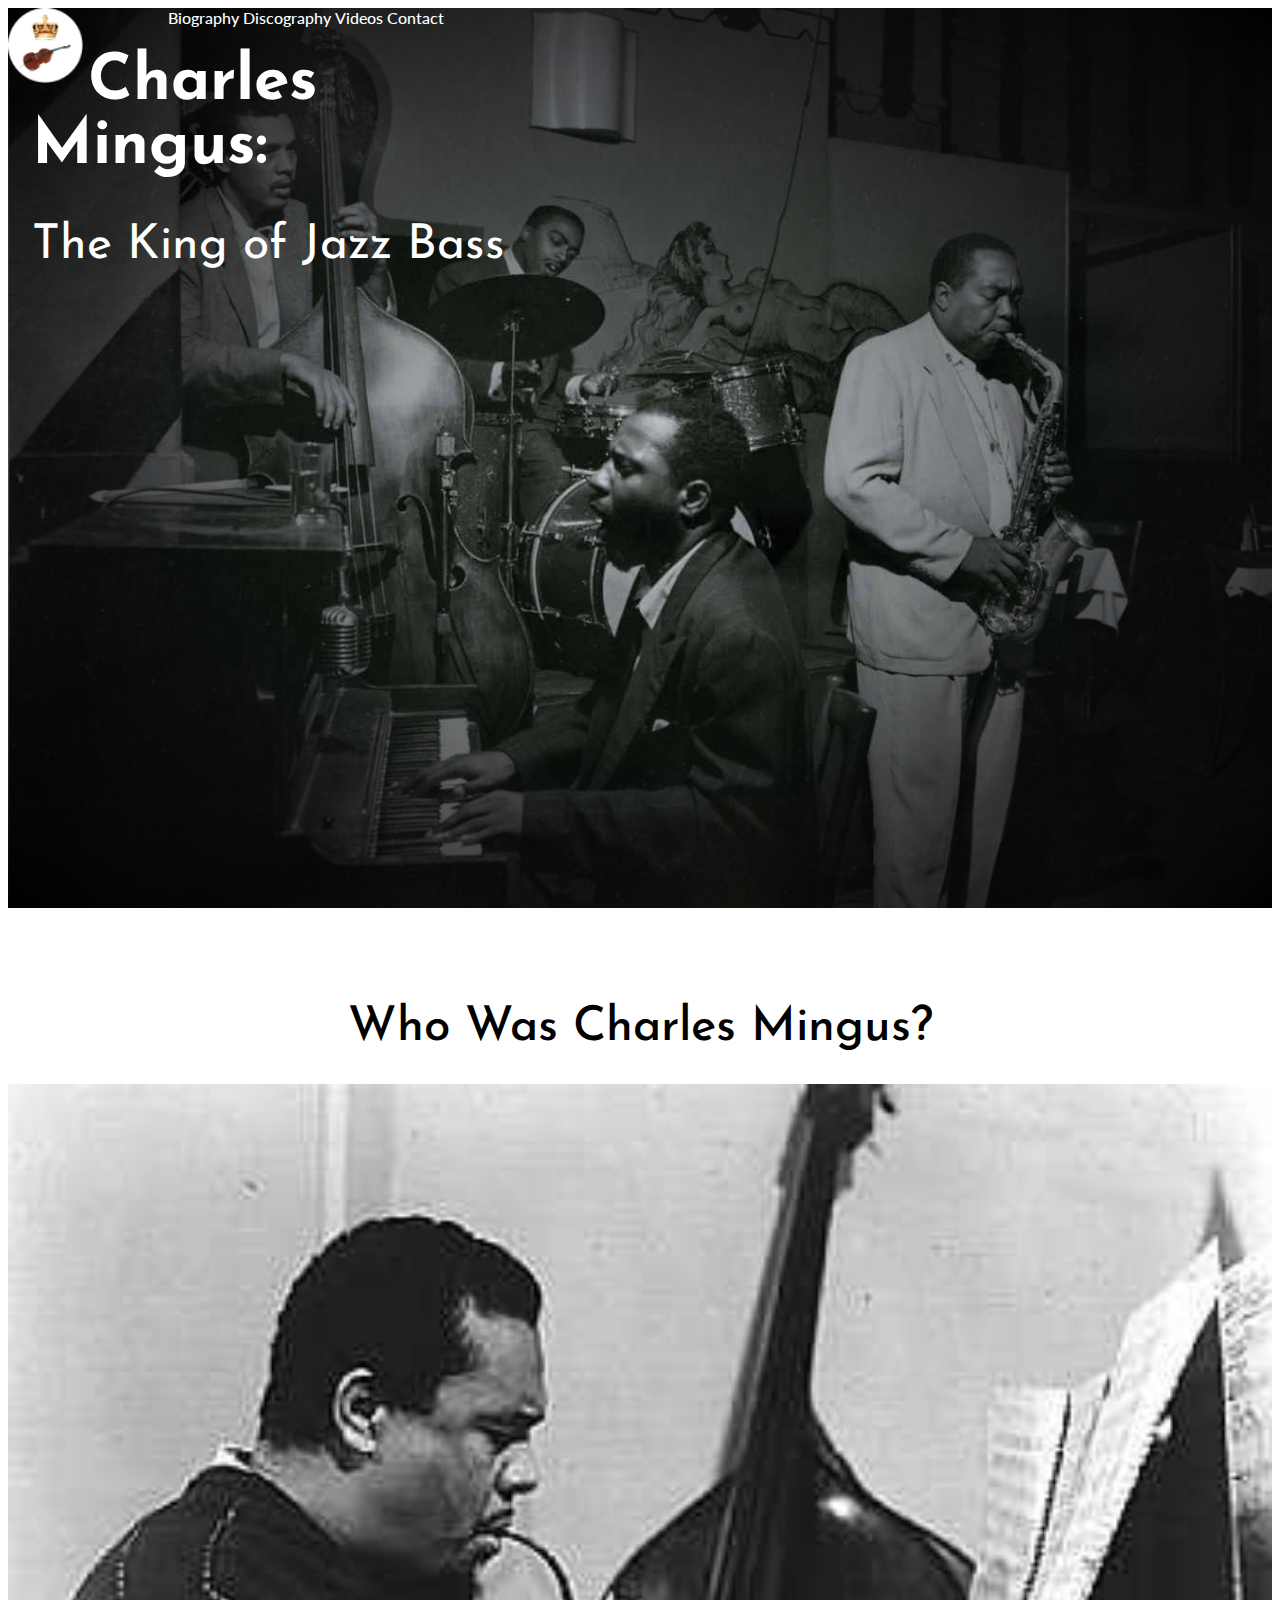
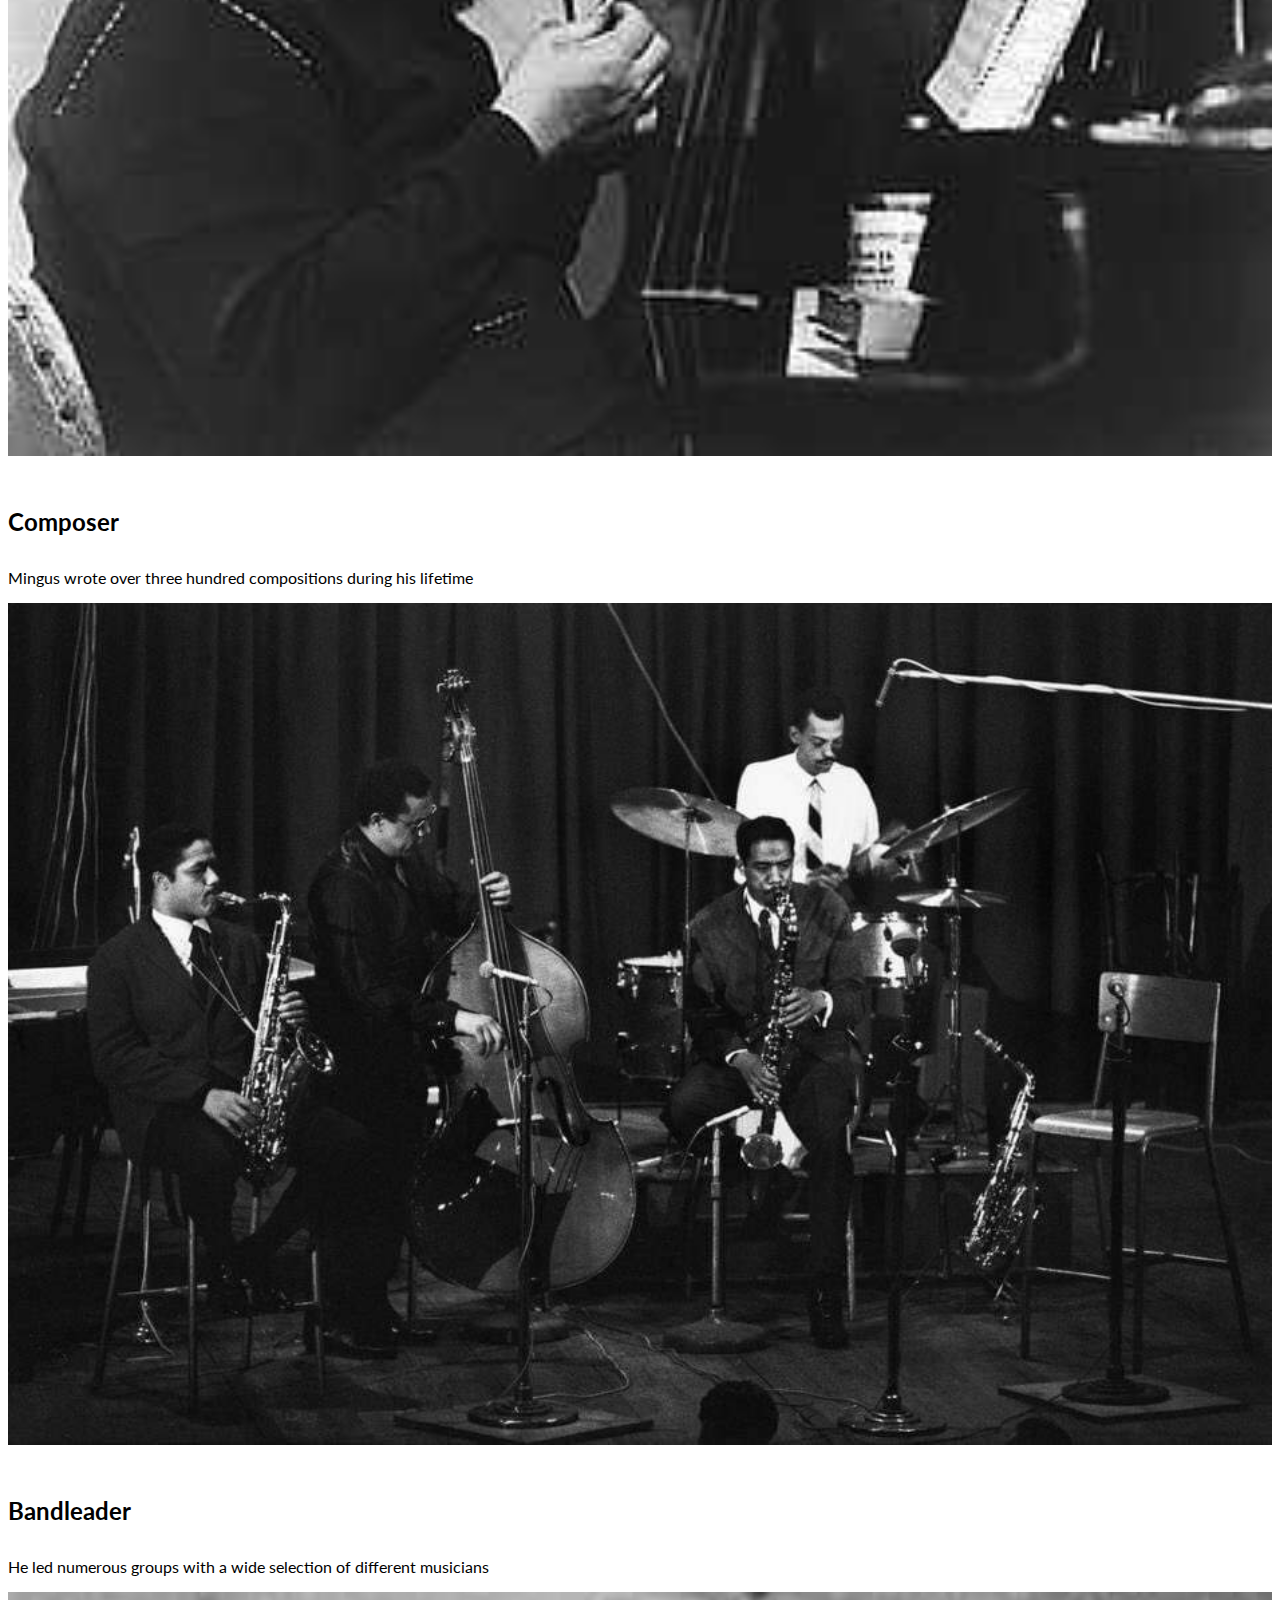
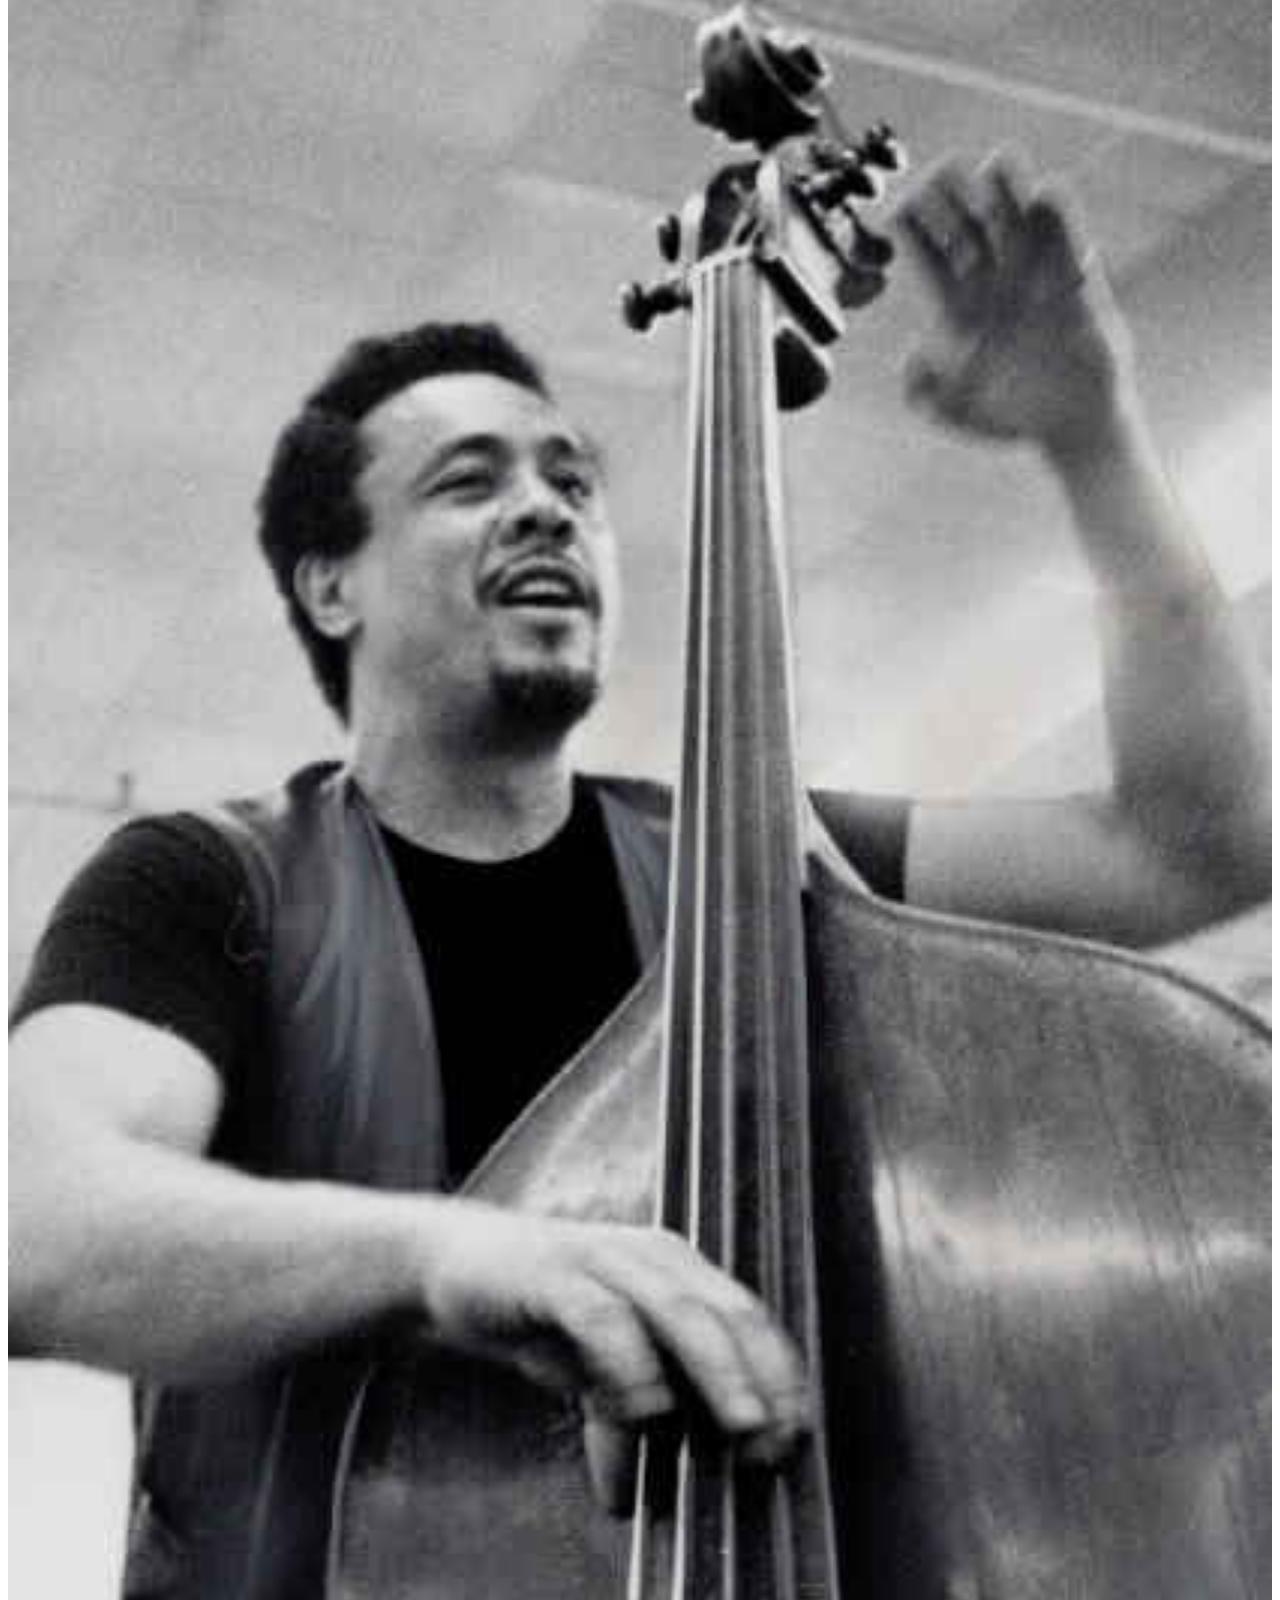
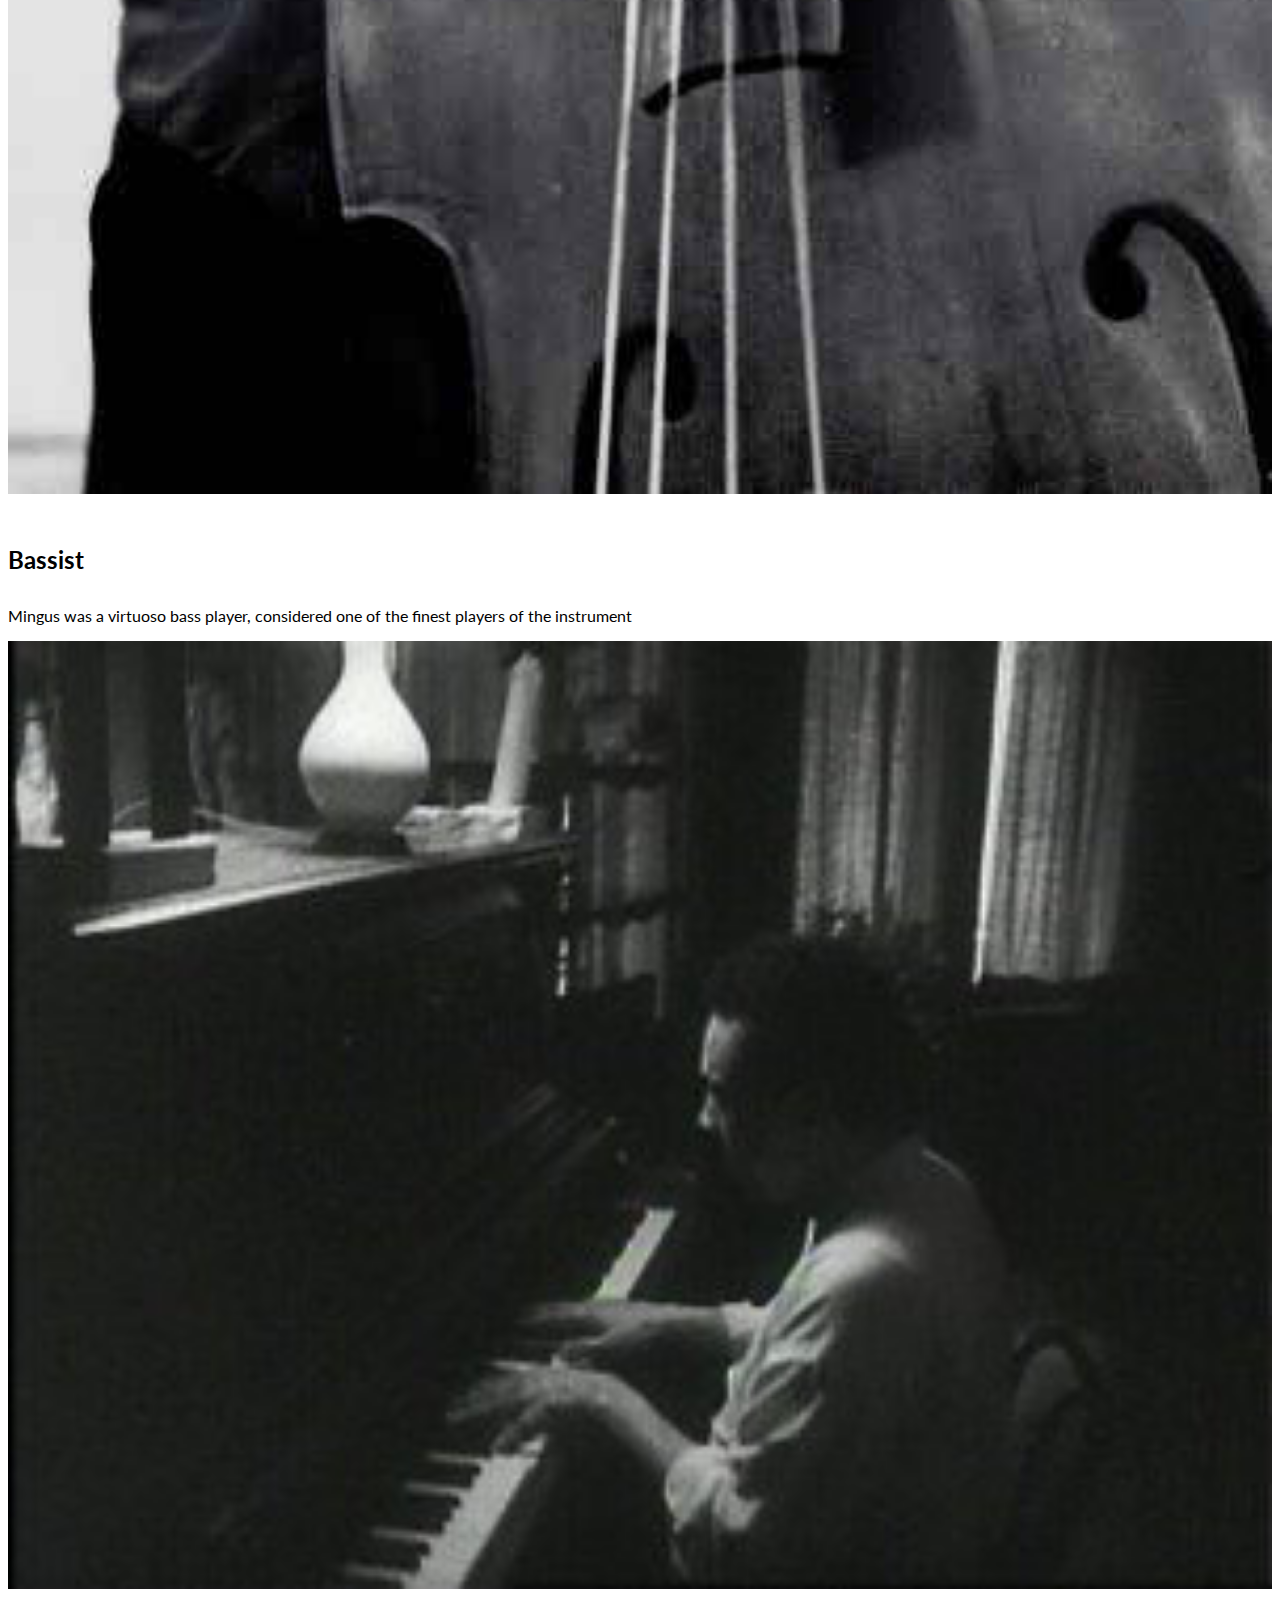
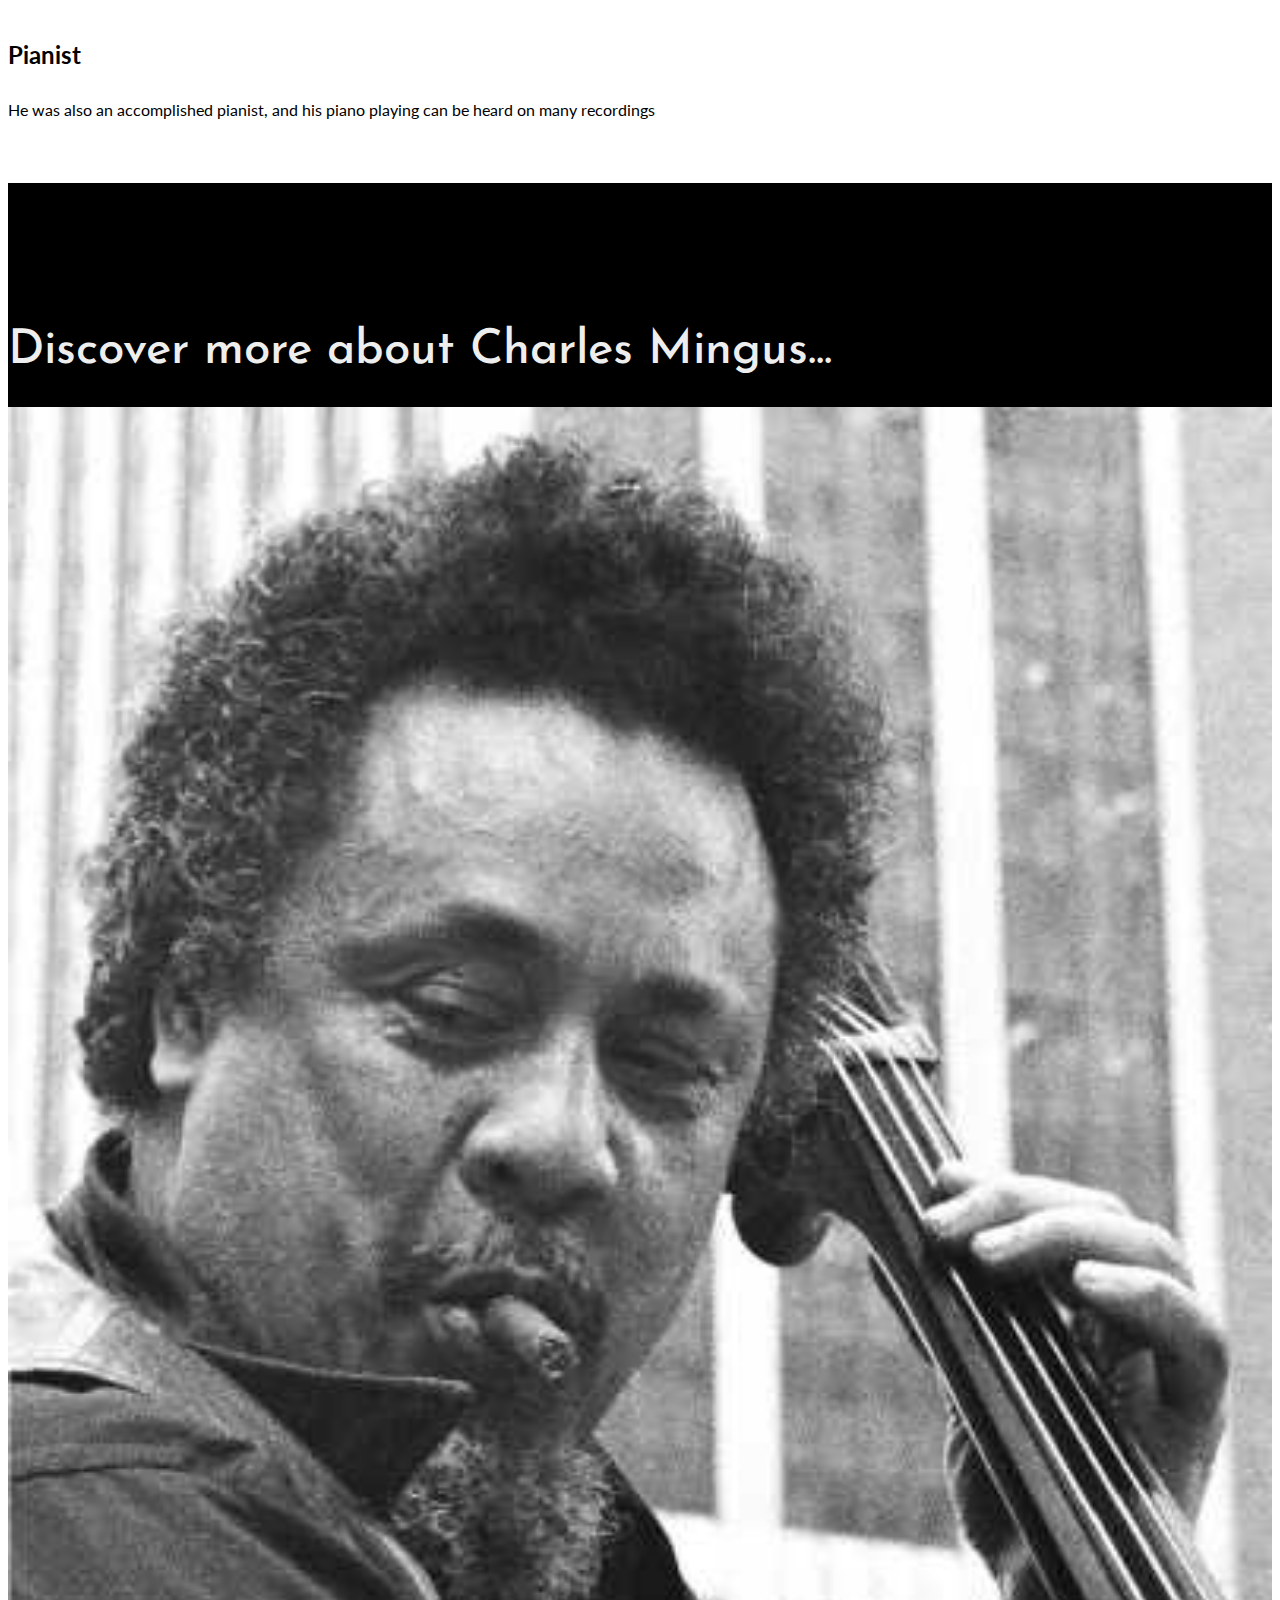
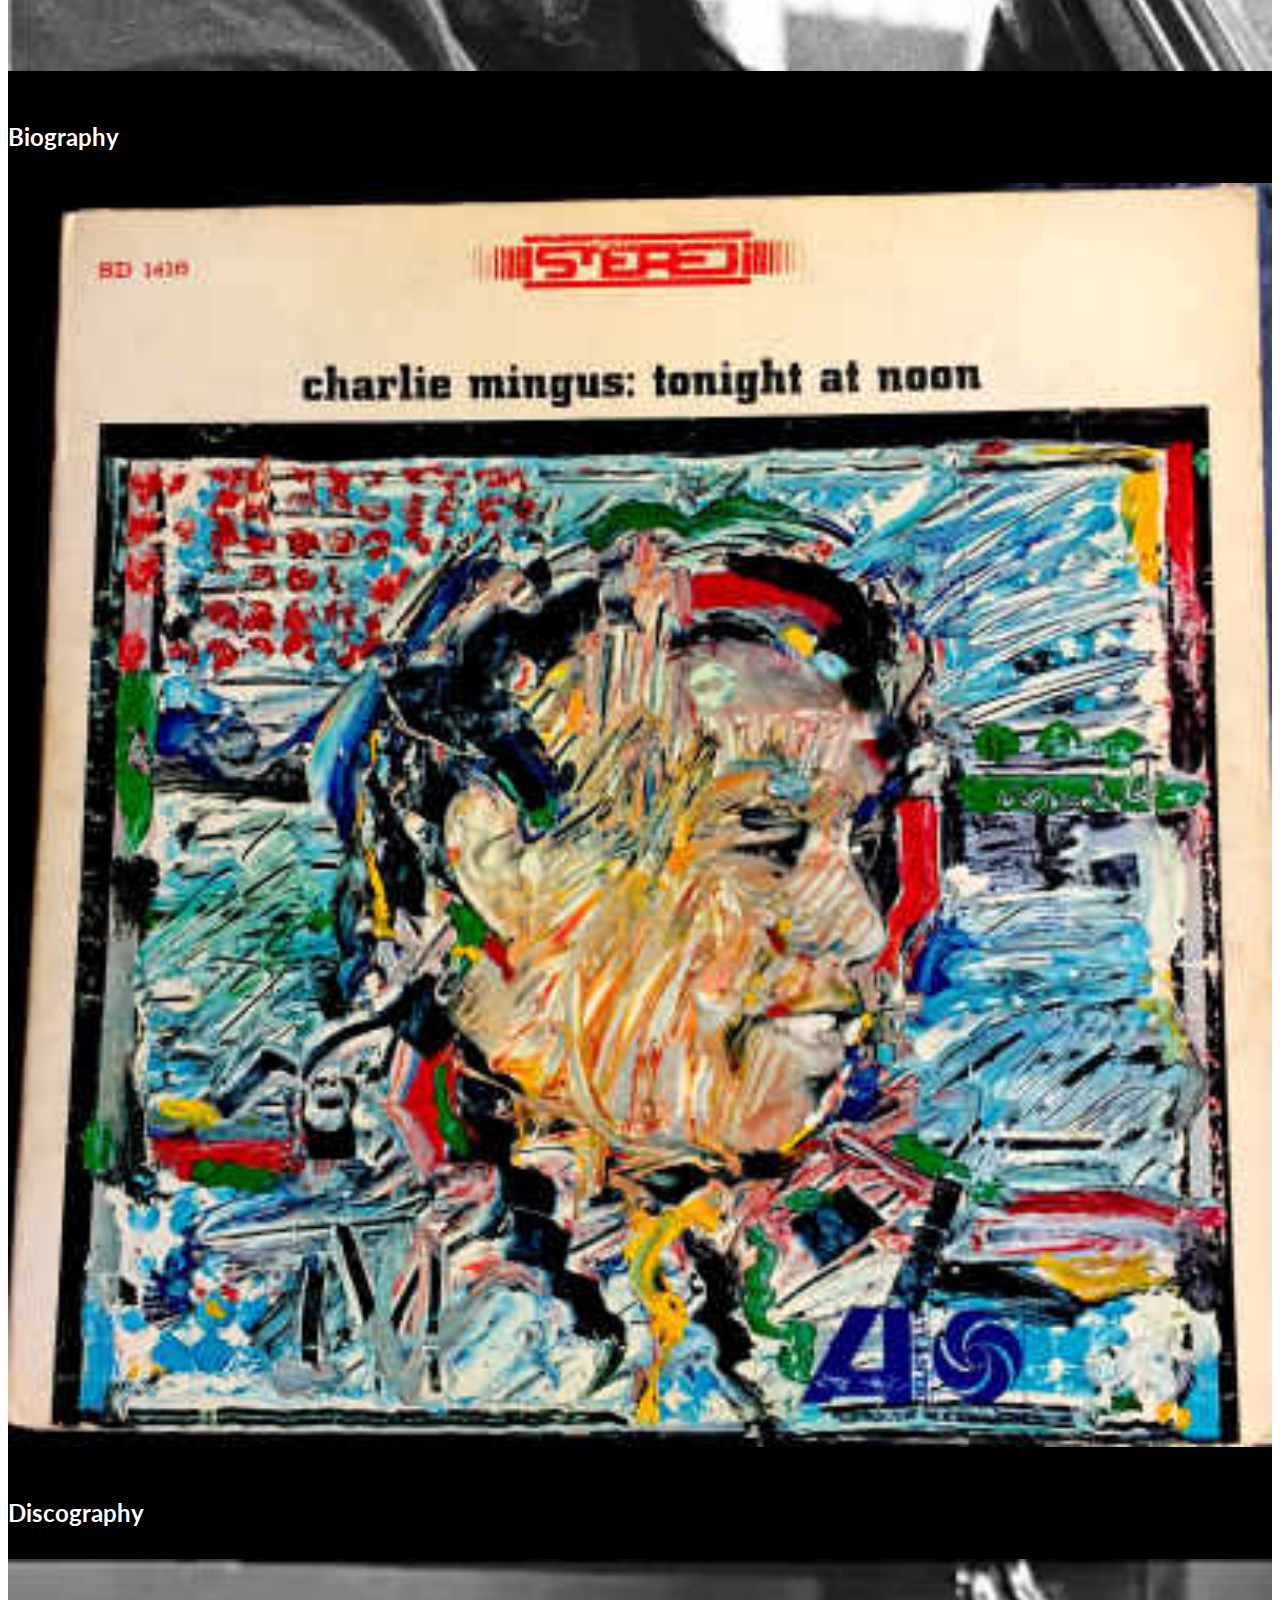
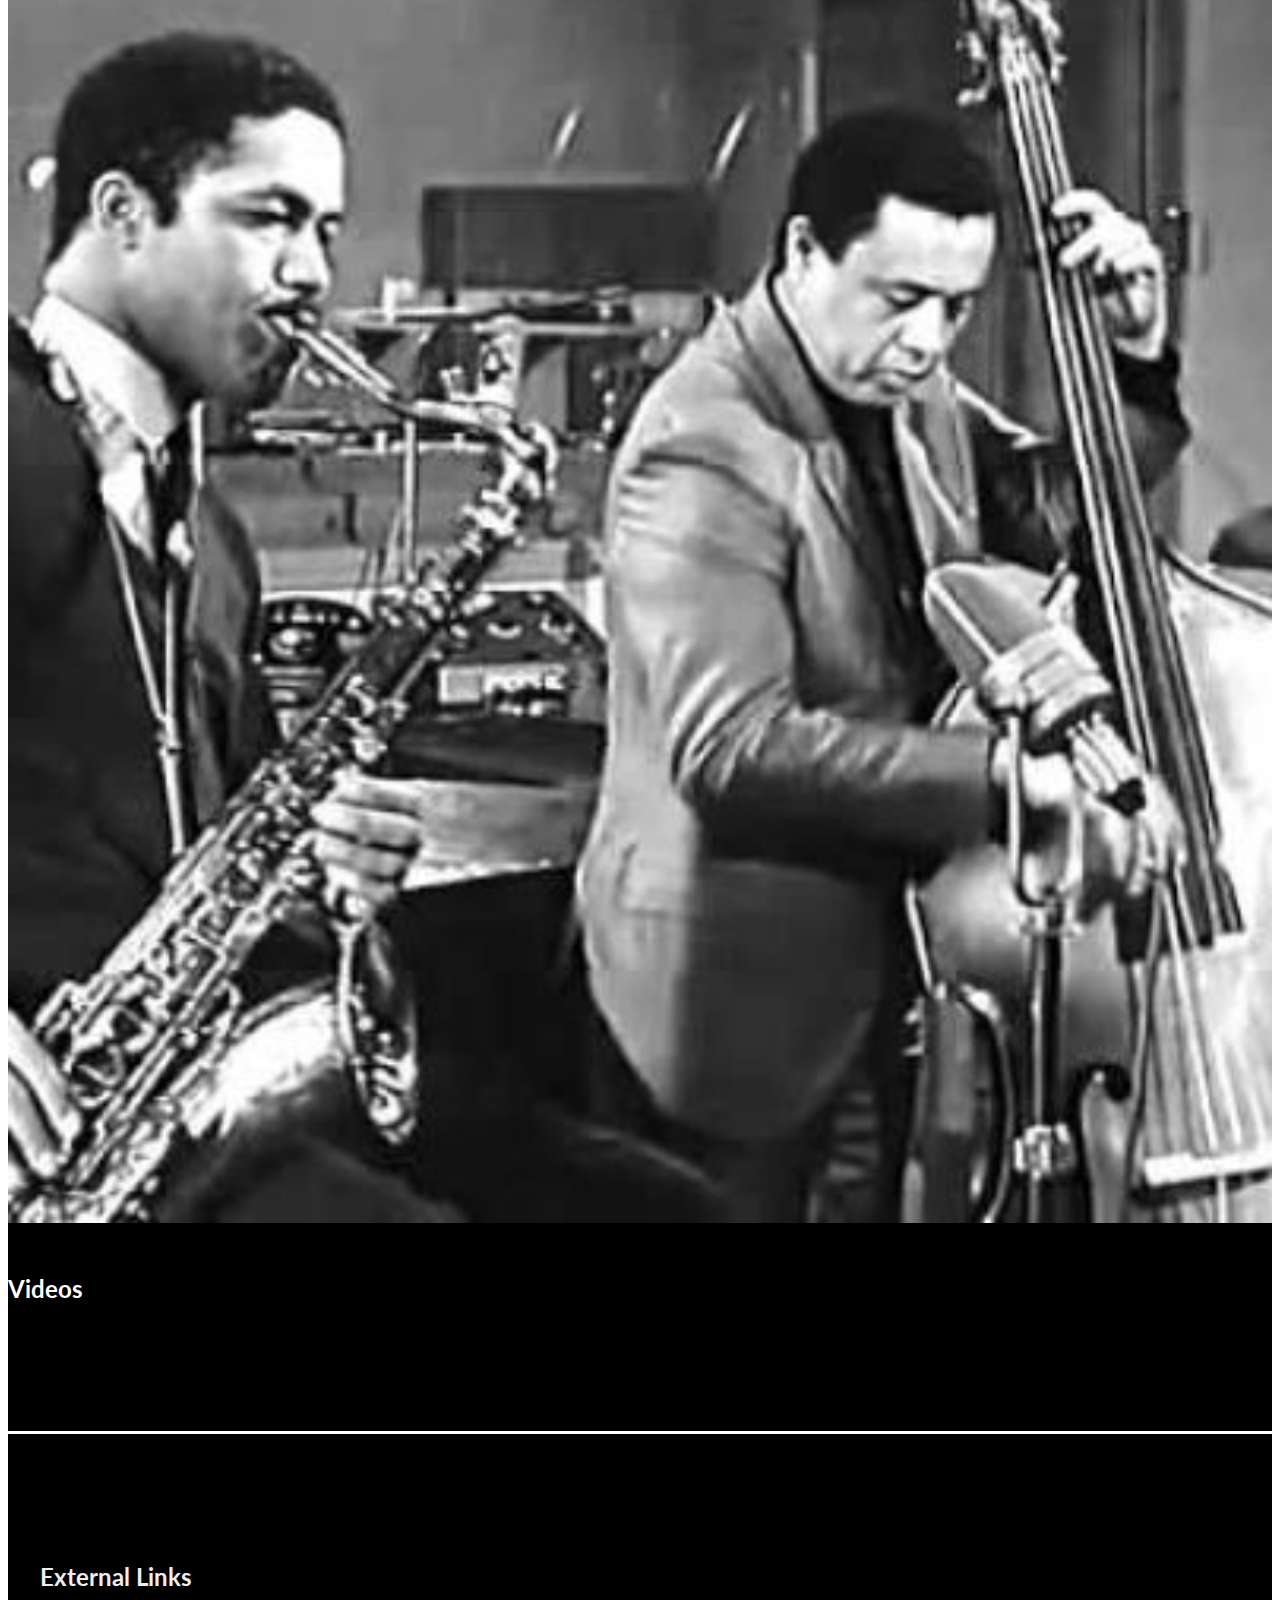
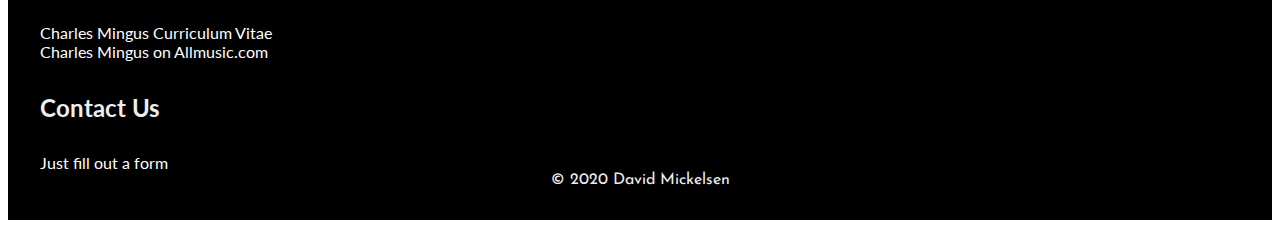
<file: index.html>
<!doctype html>
<html lang="en">

<head>
	<!-- Required meta tags -->
	<meta charset="utf-8">
	<meta name="viewport" content="width=device-width, initial-scale=1, shrink-to-fit=no">

	<!-- Bootstrap CSS -->
	<link rel="stylesheet" href="https://stackpath.bootstrapcdn.com/bootstrap/4.5.0/css/bootstrap.min.css" integrity="sha384-9aIt2nRpC12Uk9gS9baDl411NQApFmC26EwAOH8WgZl5MYYxFfc+NcPb1dKGj7Sk" crossorigin="anonymous">

	<!-- My CSS -->
	<link rel="stylesheet" href="kojb.css">

	<title>Charles Mingus: The King of Jazz Bass</title>
</head>

<body>
	<header class="text-center section-dark header-home">
		<div class="cover-container container-md d-flex w-100 h-100 p-3 mx-auto flex-column">
			<div class="masthead mb-auto">
				<div class="masthead-brand">
					<a class="nav-link" href="index.html"><img class="icon icon-transform" src="img/kojb.png" alt="The King of Jazz Bass"></a>
				</div>
				<nav class="nav nav-masthead justify-content-between">
					<a class="nav-link" href="biography.html">Biography</a>
					<a class="nav-link" href="discography.html">Discography</a>
					<a class="nav-link" href="videos.html">Videos</a>
					<a class="nav-link" href="contact.html">Contact</a>
				</nav>
				<nav class="navbar navbar-section-dark">
					<button class="navbar-toggler custom-toggler" type="button" data-toggle="collapse" data-target="#collapsibleNavbar">
						<span class="navbar-toggler-icon"></span>
					</button>
					<div class="collapse navbar-collapse" id="collapsibleNavbar">
						<ul class="navbar-nav">
							<li class="nav-item">
								<a class="nav-link" href="biography.html">Biography</a>
							</li>
							<li class="nav-item">
								<a class="nav-link" href="discography.html">Discography</a>
							</li>
							<li class="nav-item">
								<a class="nav-link" href="videos.html">Videos</a>
							</li>
							<li class="nav-item">
								<a class="nav-link" href="contact.html">Contact</a>
							</li>
						</ul>
					</div>
				</nav>
			</div>
			<div role="heading" class="mb-5 text-left inner cover">
				<h1 class="cover-heading">Charles Mingus:</h1>
				<h2 class="cover-heading">The King of Jazz Bass</h2>
			</div>
		</div>
	</header>

	<section class="container-md who">
		<div class="row who-row">
			<div class="col">
				<h3>Who Was Charles Mingus?</h3>
			</div>
		</div>
		<div class="row">
			<div class="col-sm-3 pb-5">
				<img class="content-image" src="img/composer2.jpg" alt="composer">
				<h4>Composer</h4>
				<p>Mingus wrote over three hundred compositions during his lifetime</p>
			</div>
			<div class="col-sm-3 pb-5">
				<img class="content-image" src="img/bandleader.jpg" alt="bandleader">
				<h4>Bandleader</h4>
				<p>He led numerous groups with a wide selection of different musicians</p>
			</div>
			<div class="col-sm-3 pb-5">
				<img class="content-image" src="img/bassist.jpg" alt="bassist">
				<h4>Bassist</h4>
				<p>Mingus was a virtuoso bass player, considered one of the finest players of the instrument</p>
			</div>
			<div class="col-sm-3 pb-5">
				<img class="content-image" src="img/pianist.jpg" alt="pianist">
				<h4>Pianist</h4>
				<p>He was also an accomplished pianist, and his piano playing can be heard on many recordings</p>
			</div>
		</div>
	</section>

	<section class="discover section-dark">
		<div class="container-md">
			<div class="row">
				<div class="col">
					<h3>Discover more about Charles Mingus...</h3>
				</div>
			</div>
			<div class="row">
				<div class="col-sm-4 pb-5">
					<div>
						<a href="biography.html">
							<img class="content-image" src="img/discover-biography.jpg">
							<h4>Biography</h4>
						</a>
					</div>
				</div>
				<div class="col-sm-4 pb-5">
					<div>
						<a href="discography.html">
							<img class="content-image" src="img/discover-discography.jpg">
							<h4>Discography</h4>
						</a>
					</div>
				</div>
				<div class="col-sm-4 pb-5">
					<div>
						<a href="videos.html">
							<img class="content-image" src="img/discover-videos.jpg">
							<h4>Videos</h4>
						</a>
					</div>
				</div>
			</div>
		</div>
	</section>

	<footer class="section-dark">
		<div class="container-md">
			<div class="row">
				<div class="col-sm-6 pb-5 d-flex justify-content-center">
					<div class="external-links">
						<h4>External Links</h4>
						<div>
							<a href="cvmingus/index.html" target="_blank">Charles Mingus Curriculum Vitae</a>
						</div>
						<div>
							<a href="https://www.allmusic.com/artist/charles-mingus-mn0000009680" target="_blank">Charles Mingus on Allmusic.com</a>
						</div>
					</div>
				</div>
				<div class="col-sm-6 pb-5 d-flex justify-content-center">
					<div class="footer-contact">
						<h4>Contact Us</h4>
						<div>
							<a href="contact.html">Just fill out a form</a>
						</div>
					</div>
				</div>
			</div>
			<div class="row legal">
				<div class="col">
					<div>&copy; 2020 David Mickelsen</div>
				</div>
			</div>
		</div>
	</footer>

	<!-- Optional JavaScript -->
	<!-- jQuery first, then Popper.js, then Bootstrap JS -->
	<script src="https://code.jquery.com/jquery-3.5.1.slim.min.js" integrity="sha384-DfXdz2htPH0lsSSs5nCTpuj/zy4C+OGpamoFVy38MVBnE+IbbVYUew+OrCXaRkfj" crossorigin="anonymous"></script>
	<script src="https://cdn.jsdelivr.net/npm/popper.js@1.16.0/dist/umd/popper.min.js" integrity="sha384-Q6E9RHvbIyZFJoft+2mJbHaEWldlvI9IOYy5n3zV9zzTtmI3UksdQRVvoxMfooAo" crossorigin="anonymous"></script>
	<script src="https://stackpath.bootstrapcdn.com/bootstrap/4.5.0/js/bootstrap.min.js" integrity="sha384-OgVRvuATP1z7JjHLkuOU7Xw704+h835Lr+6QL9UvYjZE3Ipu6Tp75j7Bh/kR0JKI" crossorigin="anonymous"></script>
</body></html>
</file>
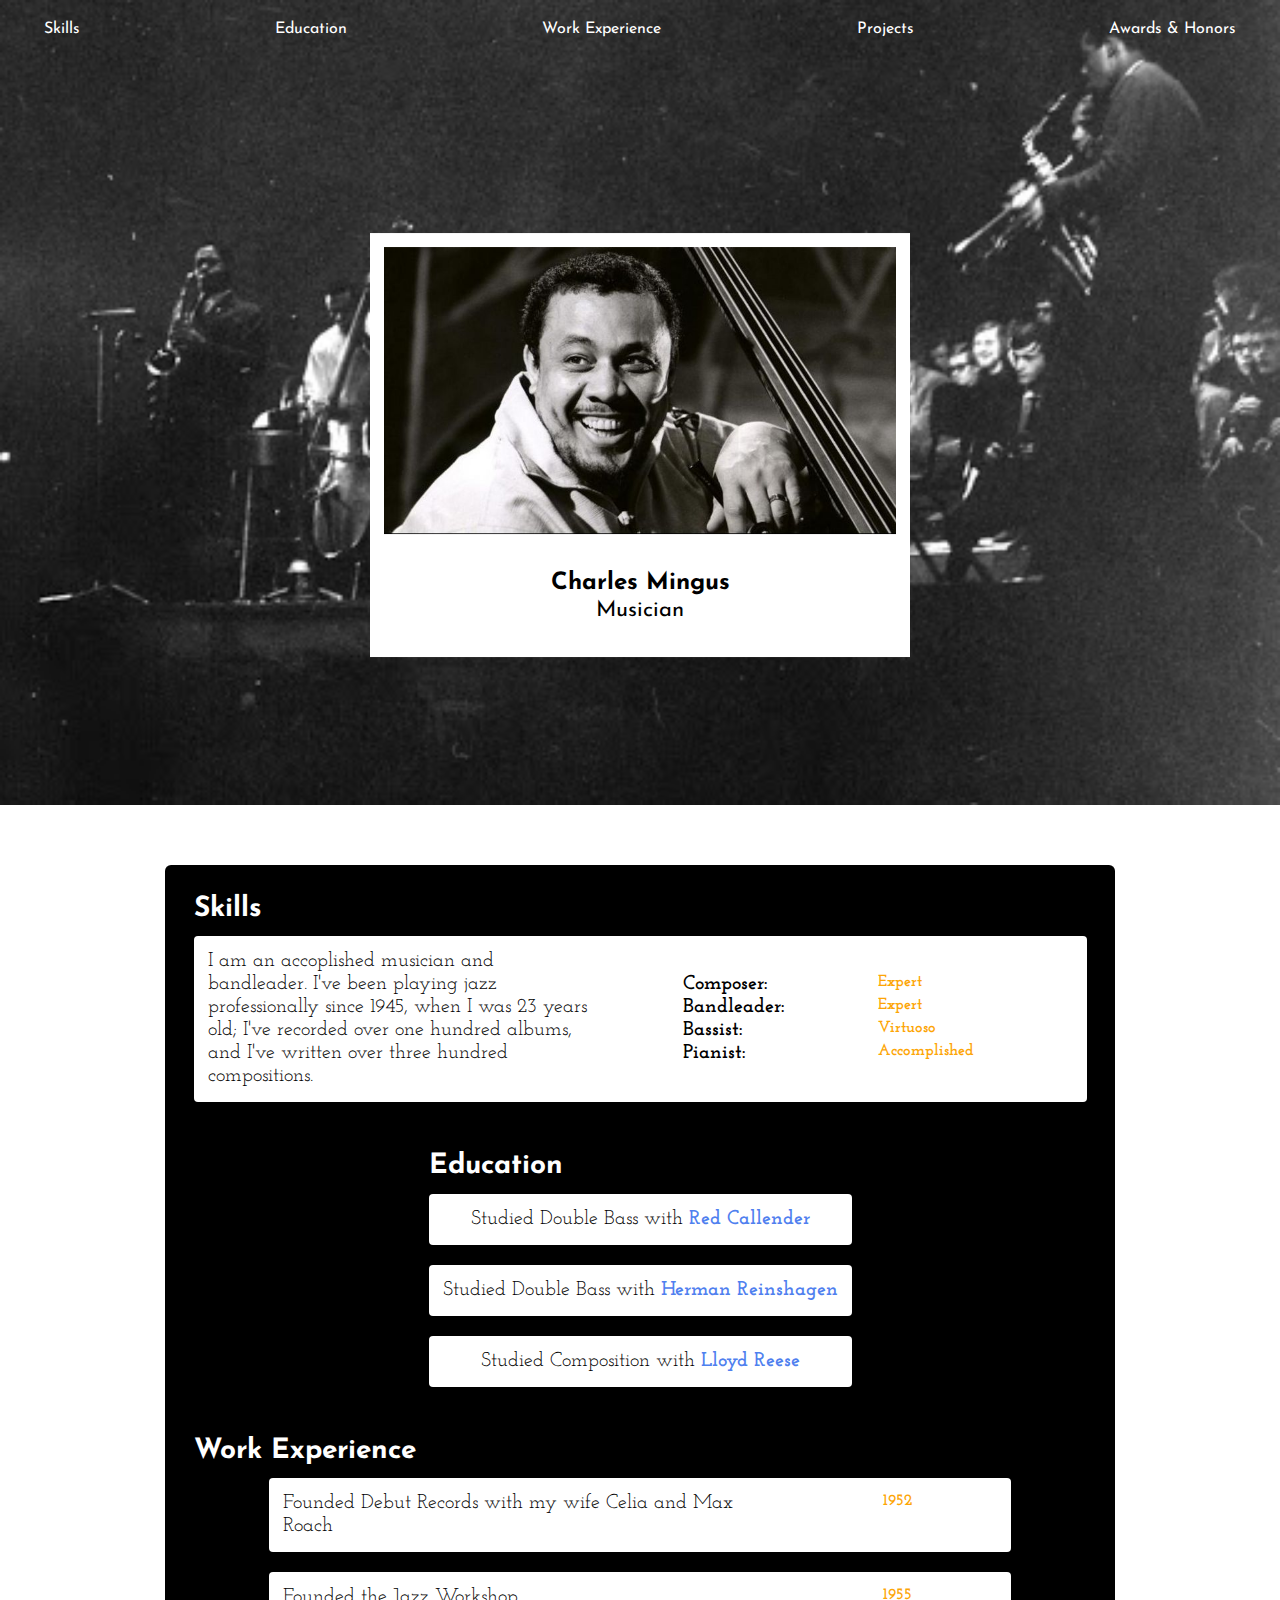
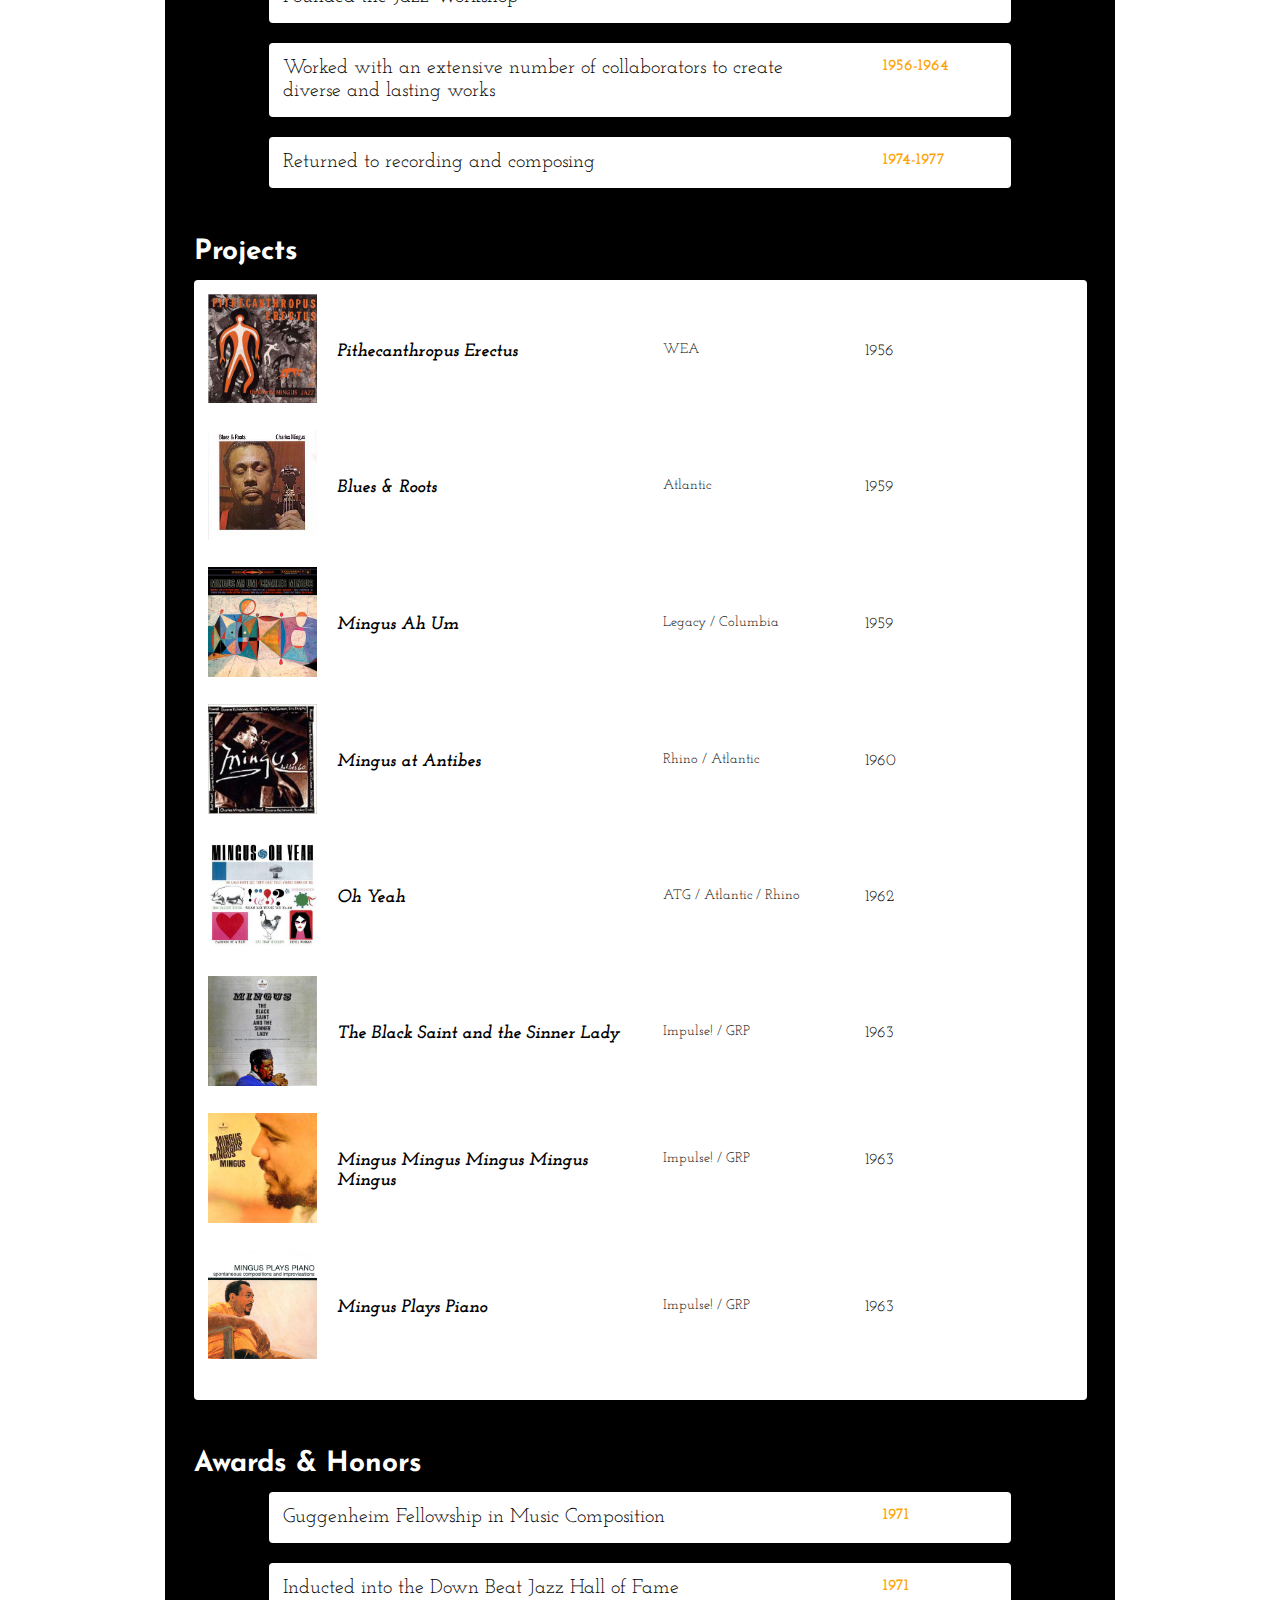
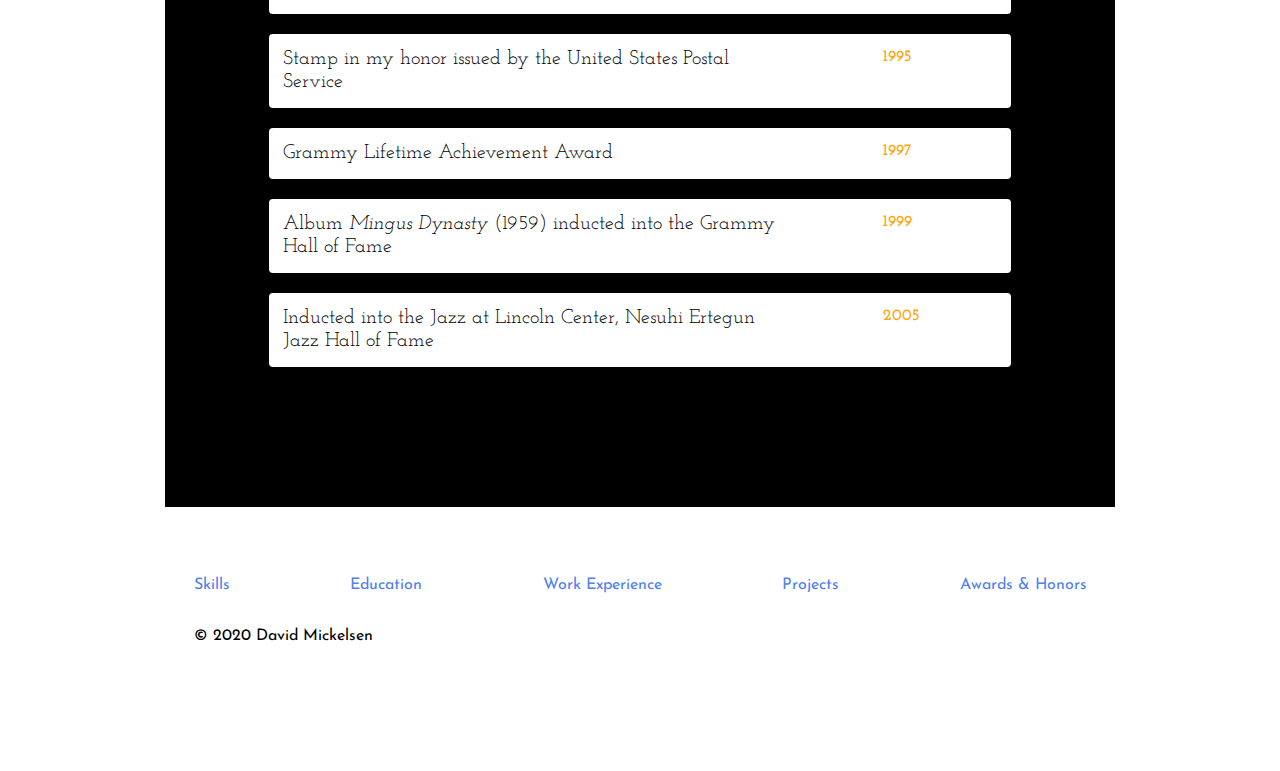
<file: cvmingus/index.html>
<!DOCTYPE html>
<html>

<head>
	<title>Charles Mingus</title>
	<meta name="viewport" content="width=device-width, initial-scale=1">
	<link rel="stylesheet" type="text/css" href="css/normalize.css">
	<link rel="stylesheet" type="text/css" href="css/cvmingus.css">
</head>

<body>

		<!-- || Header -->

		<header class="flex">
			<img class="hero" src="img/mingus-band2.jpg">
			<nav class="header-nav">
				<ul class="flex">
					<li><a href="#skills">Skills</a></li>
					<li><a href="#education">Education</a></li>
					<li><a href="#experience">Work Experience</a></li>
					<li><a href="#projects">Projects</a></li>
					<li><a href="#awards">Awards &amp; Honors</a></li>
				</ul>
			</nav>
			<div class="flex presentation-container">
				<img src="img/mingus-cv.jpg">
				<hgroup>
					<h1>Charles Mingus</h1>
					<h2>Musician</h2>
				</hgroup>
			</div>
		</header>

		<!-- || Main -->
	<div class="flex wrapper">
		<main class="flex">

			<!-- || Skills -->

			<section id="skills">
				<h3>Skills</h3>
				<div class="flex container skills-container">
					<div class="skills-left">
						I am an accoplished musician and bandleader. I've been playing jazz professionally since 1945, when I was 23 years old; I've recorded over one hundred albums, and I've written over three hundred compositions.
					</div>
					<div class="flex skills-right">
						<div class="flex skill-container">
							<div class="skill">Composer:</div>
							<div class="attribute-value skill">Expert</div>
						</div>
						<div class="flex skill-container">
							<div class="skill">Bandleader:</div>
							<div class="attribute-value skill">Expert</div>
						</div>
						<div class="flex skill-container">
							<div class="skill">Bassist:</div>
							<div class="attribute-value skill">Virtuoso</div>
						</div>
						<div class="flex skill-container">
							<div class="skill">Pianist:</div>
							<div class="attribute-value skill">Accomplished</div>
						</div>
					</div>
				</div>
			</section>

			<!-- || Education -->

			<section id="education">
				<h3>Education</h3>
				<div class="flex education-container">
					<div class="container education-item-container">
						Studied Double Bass with <a href="https://www.allmusic.com/artist/red-callender-mn0000455432" target="_blank">Red Callender</a>
					</div>
					<div class="container education-item-container">
						Studied Double Bass with <a href="https://ar.pinterest.com/pin/416442296765466588" target="blank">Herman Reinshagen</a>
					</div>
					<div class="container education-item-container">
						Studied Composition with <a href="https://www.allmusic.com/artist/lloyd-reese-mn0001843610" target="blank">Lloyd Reese</a>
					</div>
				</div>
			</section>

			<!-- || Experience -->

			<section id="experience">
				<h3>Work Experience</h3>
				<div class="flex experience-container">
					<div class="flex container experience-item-container">
						<div class="description">Founded Debut Records with my wife Celia and Max Roach</div>
						<div class="attribute-value year">1952</div>
					</div>
					<div class="flex container experience-item-container">
						<div class="description">Founded the Jazz Workshop</div>
						<div class="attribute-value year">1955</div>
					</div>
					<div class="flex container experience-item-container">
						<div class="description">Worked with an extensive number of collaborators to create diverse and lasting works</div>
						<div class="attribute-value year">1956-1964</div>
					</div>
					<div class="flex container experience-item-container">
						<div class="description">Returned to recording and composing</div>
						<div class="attribute-value">1974-1977</div>
					</div>
				</div>
			</section>

			<!-- || Projects -->

			<section id="projects">
				<h3>Projects</h3>
				<div class="container projects-container">
					<div class="flex projects-item-container">
						<div class="artwork">
							<img src="img/albumart/pithecanthropus-erectus.jpg" alt="Pithecanthropus Erectus">
						</div>
						<div class="flex meta">
							<div class="meta-item title">Pithecanthropus Erectus</div>
							<div class="meta-item label">WEA</div>
							<div class="meta-item year">1956</div>
						</div>
					</div>
					<div class="flex projects-item-container">
						<div class="artwork">
							<img src="img/albumart/Bluroots_mingus.jpg" alt="Blues &amp; Roots">
						</div>
						<div class="flex meta">
							<div class="meta-item title">Blues &amp; Roots</div>
							<div class="meta-item label">Atlantic</div>
							<div class="meta-item year">1959</div>
						</div>
					</div>
					<div class="flex projects-item-container">
						<div class="artwork">
							<img src="img/albumart/Mingus_Ah_Um_-_Charles_Mingus.jpg" alt="Mingus Ah Um">
						</div>
						<div class="flex meta">
							<div class="meta-item title">Mingus Ah Um</div>
							<div class="meta-item label">Legacy / Columbia</div>
							<div class="meta-item year">1959</div>
						</div>
					</div>
					<div class="flex projects-item-container">
						<div class="artwork">
							<img src="img/albumart/Mingus_at_Antibes.jpg" alt="Mingus at Antibes">
						</div>
						<div class="flex meta">
							<div class="meta-item title">Mingus at Antibes</div>
							<div class="meta-item label">Rhino / Atlantic</div>
							<div class="meta-item year">1960</div>
						</div>
					</div>
					<div class="flex projects-item-container">
						<div class="artwork">
							<img src="img/albumart/Oh-Yeah-Cover.jpg" alt="Oh Yeah">
						</div>
						<div class="flex meta">
							<div class="meta-item title">Oh Yeah</div>
							<div class="meta-item label">ATG / Atlantic / Rhino</div>
							<div class="meta-item year">1962</div>
						</div>
					</div>
					<div class="flex projects-item-container">
						<div class="artwork">
							<img src="img/albumart/Mingus_Black_Saint.jpg" alt="The Black Saint and the Sinner Lady">
						</div>
						<div class="flex meta">
							<div class="meta-item title">The Black Saint and the Sinner Lady</div>
							<div class="meta-item label">Impulse! / GRP</div>
							<div class="meta-item year">1963</div>
						</div>
					</div>
					<div class="flex projects-item-container">
						<div class="artwork">
							<img src="img/albumart/Charles_Mingus_Mingus_Mingus_Mingus_Mingus_Mingus.jpg" alt="Mingus Mingus Mingus Mingus Mingus">
						</div>
						<div class="flex meta">
							<div class="meta-item title">Mingus Mingus Mingus Mingus Mingus</div>
							<div class="meta-item label">Impulse! / GRP</div>
							<div class="meta-item year">1963</div>
						</div>
					</div>
					<div class="flex projects-item-container">
						<div class="artwork">
							<img src="img/albumart/mingus-plays-piano.jpeg" alt="Mingus Plays Piano">
						</div>
						<div class="flex meta">
							<div class="meta-item title">Mingus Plays Piano</div>
							<div class="meta-item label">Impulse! / GRP</div>
							<div class="meta-item year">1963</div>
						</div>
					</div>
				</div>
			</section>

			<!-- || Awards & Honors -->

			<section id="awards">
				<h3>Awards &amp; Honors</h3>
				<div class="flex awards-container">
					<div class="flex container awards-item-container">
						<div class="description">Guggenheim Fellowship in Music Composition</div>
						<div class="attribute-value year">1971</div>
					</div>
					<div class="flex container awards-item-container">
						<div class="description">Inducted into the Down Beat Jazz Hall of Fame</div>
						<div class="attribute-value year">1971</div>
					</div>
					<div class="flex container awards-item-container">
						<div class="description">Stamp in my honor issued by the United States Postal Service</div>
						<div class="attribute-value year">1995</div>
					</div>
					<div class="flex container awards-item-container">
						<div class="description">Grammy Lifetime Achievement Award</div>
						<div class="attribute-value">1997</div>
					</div>
					<div class="flex container awards-item-container">
						<div class="description">Album <em>Mingus Dynasty</em> (1959) inducted into the Grammy Hall of Fame</div>
						<div class="attribute-value">1999</div>
					</div>
					<div class="flex container awards-item-container">
						<div class="description">Inducted into the Jazz at Lincoln Center, Nesuhi Ertegun Jazz Hall of Fame</div>
						<div class="attribute-value">2005</div>
					</div>
				</div>
			</section>
		</main>

		<!-- || Footer -->

		<footer class="flex">
			<nav class="footer-nav">
				<ul class="flex">
					<li><a href="#skills">Skills</a></li>
					<li><a href="#education">Education</a></li>
					<li><a href="#experience">Work Experience</a></li>
					<li><a href="#projects">Projects</a></li>
					<li><a href="#awards">Awards &amp; Honors</a></li>
				</ul>
			</nav>
			<div class="legal">&copy; 2020 David Mickelsen</div>
		</footer>
	</div>
</body></html>
</file>
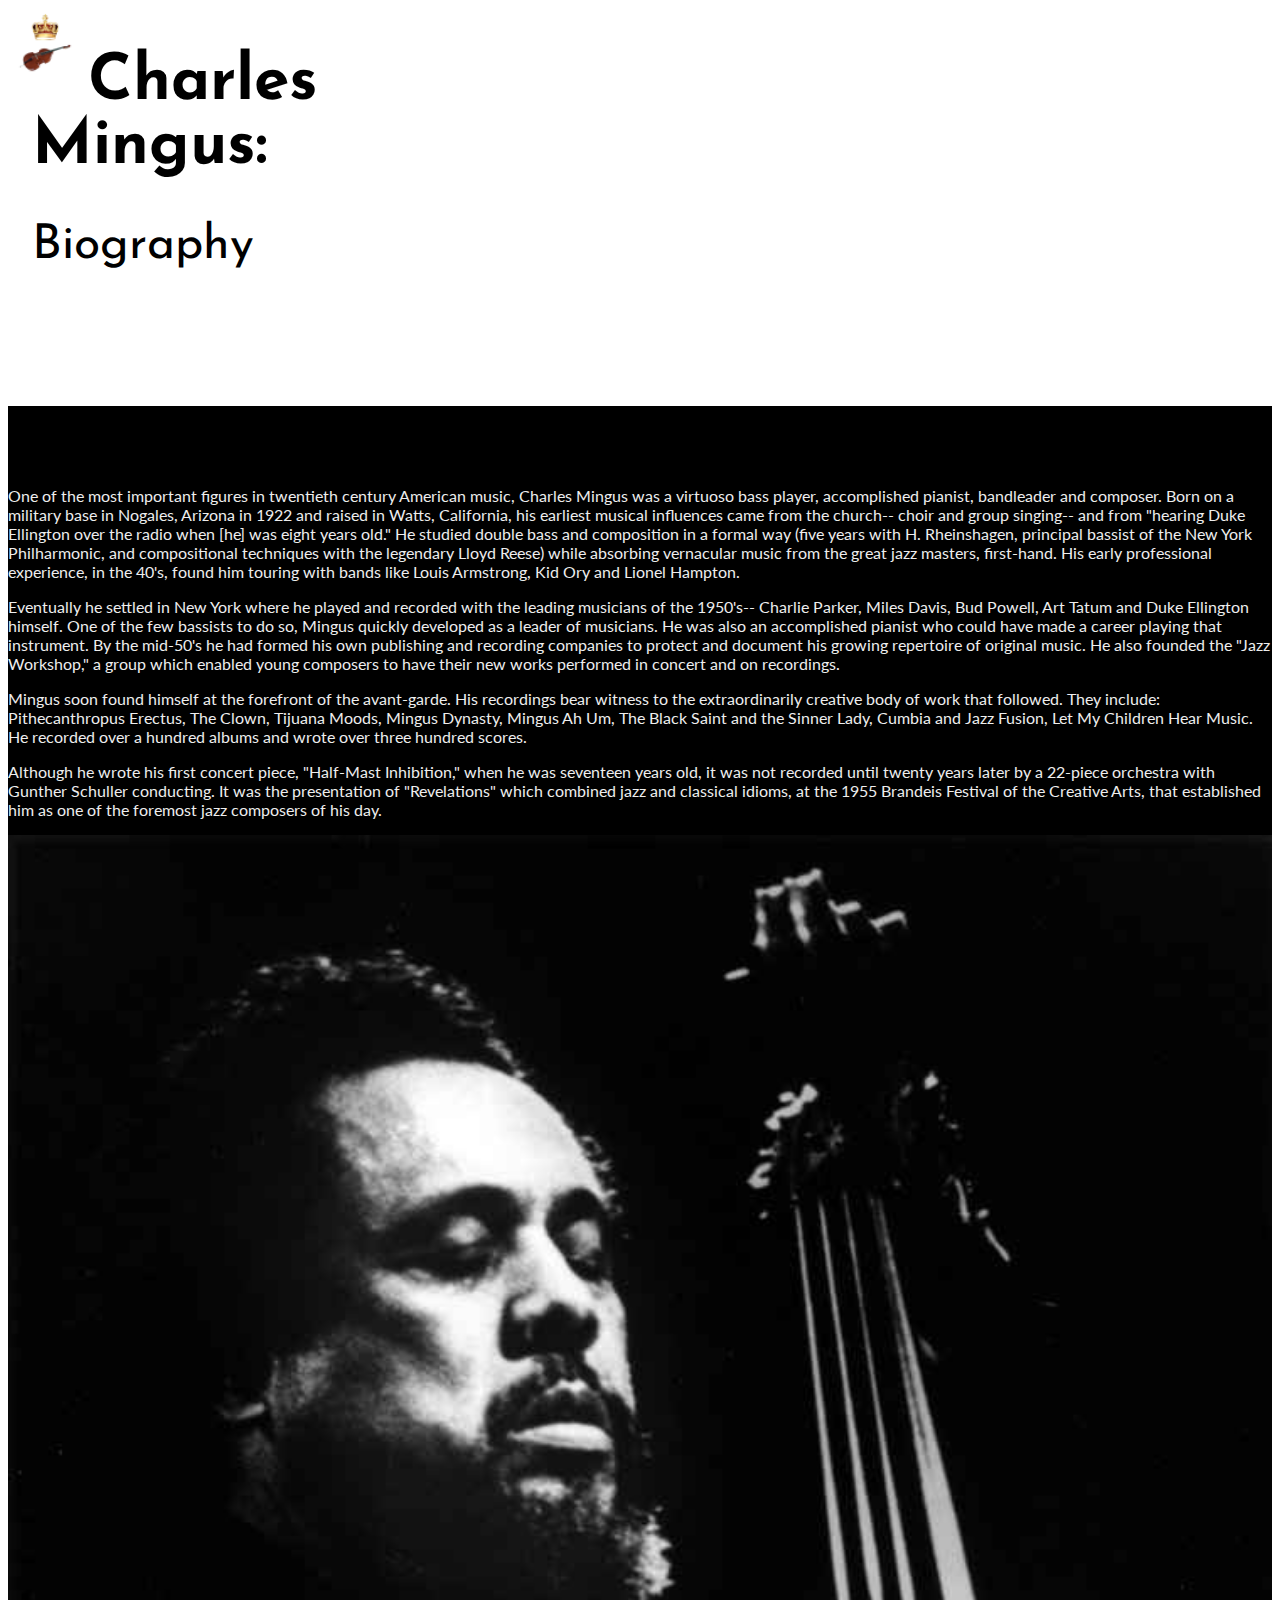
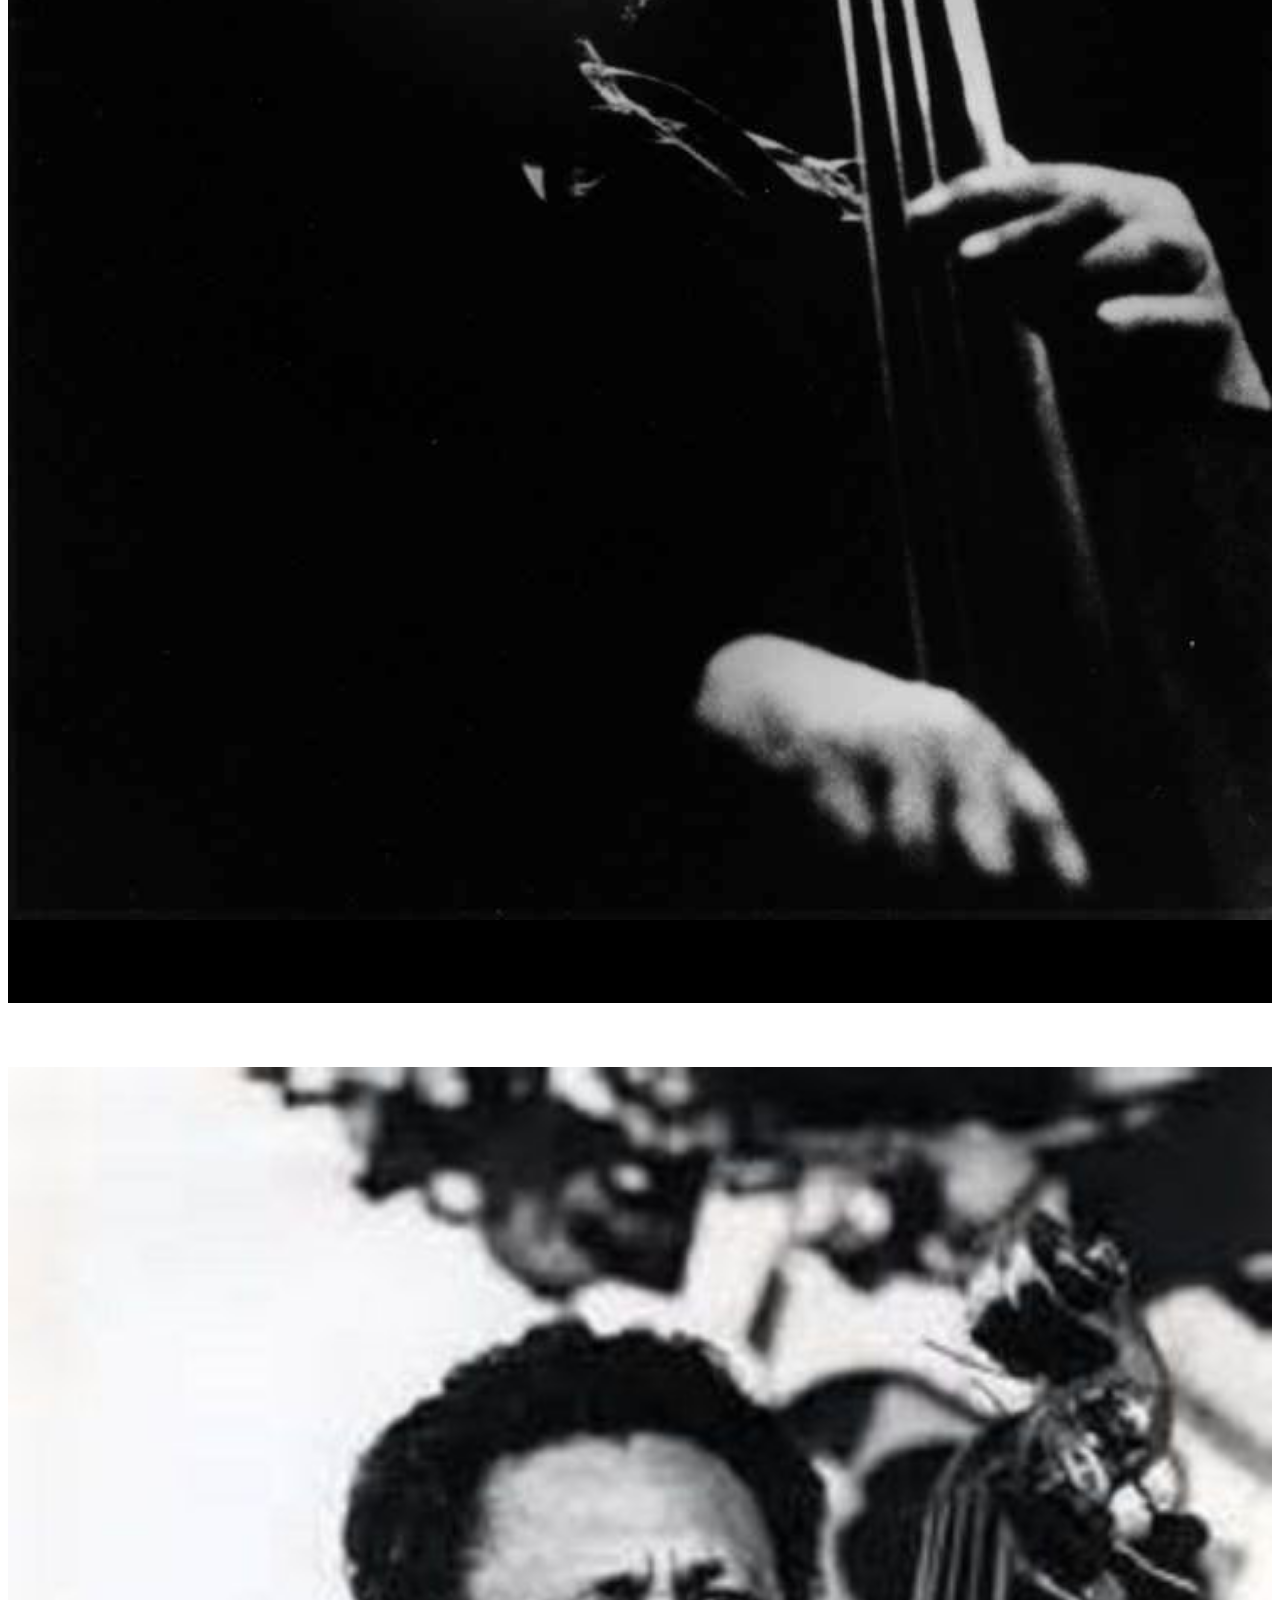
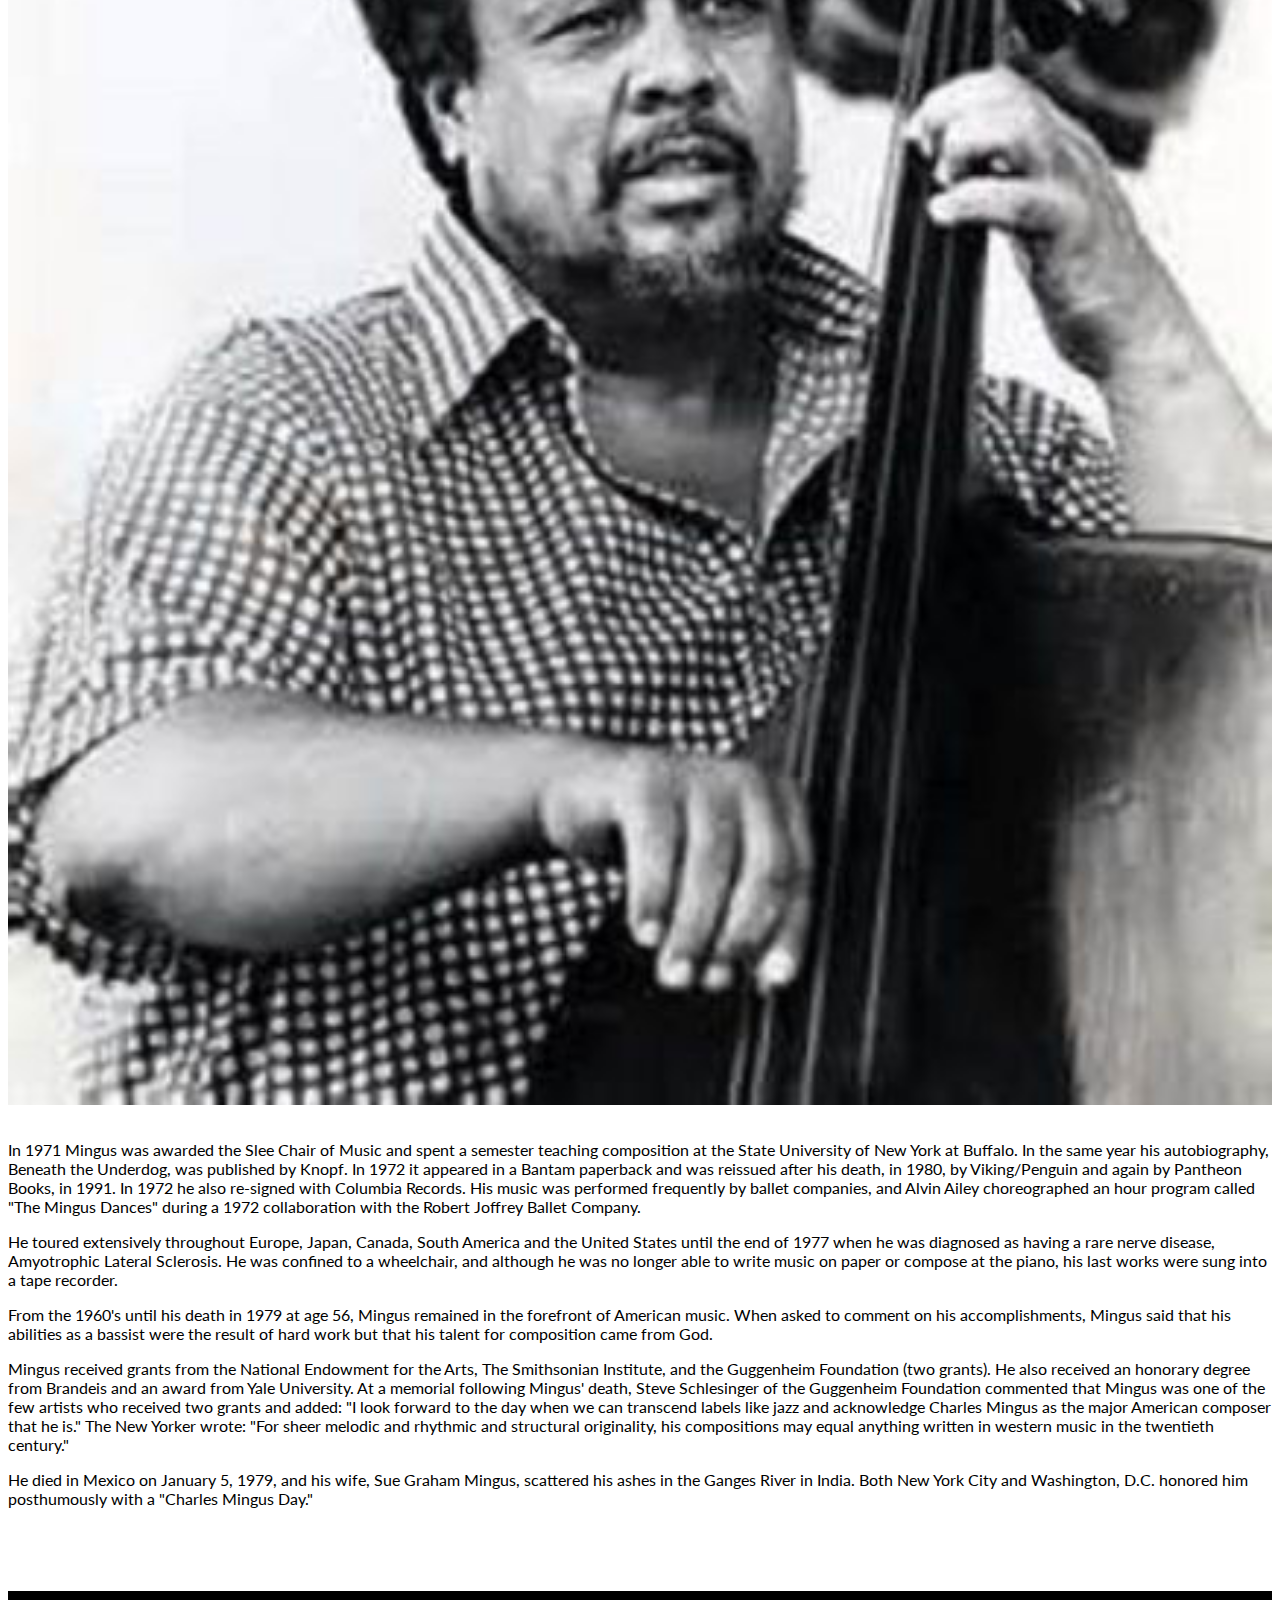
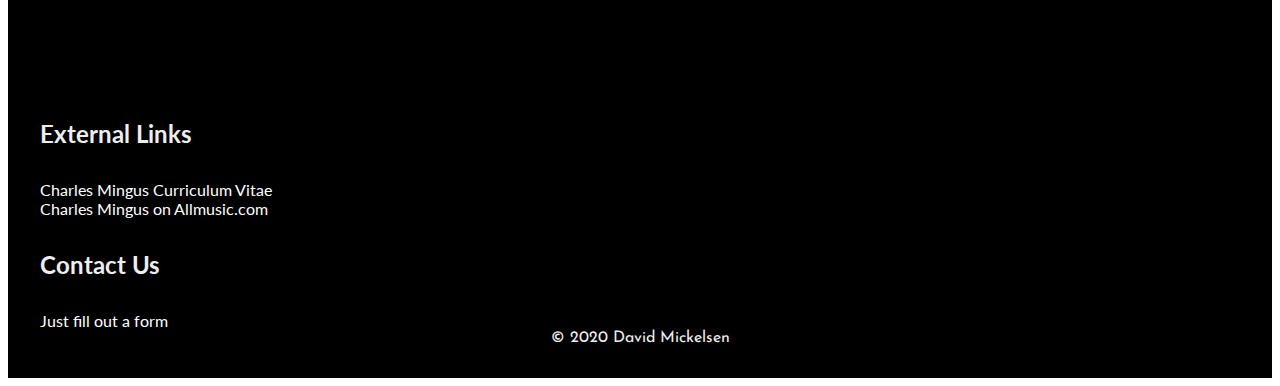
<file: bio2.html>
<!doctype html>
<html lang="en">

<head>
	<!-- Required meta tags -->
	<meta charset="utf-8">
	<meta name="viewport" content="width=device-width, initial-scale=1, shrink-to-fit=no">

	<!-- Bootstrap CSS -->
	<link rel="stylesheet" href="https://stackpath.bootstrapcdn.com/bootstrap/4.5.0/css/bootstrap.min.css" integrity="sha384-9aIt2nRpC12Uk9gS9baDl411NQApFmC26EwAOH8WgZl5MYYxFfc+NcPb1dKGj7Sk" crossorigin="anonymous">

	<!-- My CSS -->
	<link rel="stylesheet" href="kojb.css">

	<title>Biography | Charles Mingus: The King of Jazz Bass</title>
</head>

<body>
	<header class="text-center header-sections">
		<div class="cover-container container-md d-flex w-100 h-100 p-3 mx-auto flex-column">
			<div class="masthead mb-auto">
				<div class="masthead-brand">
					<a class="nav-link" href="index.html"><img class="icon" src="img/kojb.png" alt="The King of Jazz Bass"></a>
				</div>

				<nav class="nav navbar navbar-expand-md nav-masthead">
					<button class="navbar-toggler custom-toggler" type="button" data-toggle="collapse" data-target="#collapsibleNavbar">
						<span class="navbar-toggler-icon"></span>
					</button>
					<div class="collapse navbar-collapse" id="collapsibleNavbar">
						<ul class="navbar-nav">
							<li class="nav-item">
								<a class="nav-link" href="biography.html">Biography</a>
							</li>
							<li class="nav-item">
								<a class="nav-link" href="discography.html">Discography</a>
							</li>
							<li class="nav-item">
								<a class="nav-link" href="videos.html">Videos</a>
							</li>
							<li class="nav-item">
								<a class="nav-link" href="contact.html">Contact</a>
							</li>
						</ul>
					</div>
				</nav>

			</div>
			<div role="heading" class="mb-5 text-left inner cover">
				<h1 class="cover-heading">Charles Mingus:</h1>
				<h2>Biography</h2>
			</div>
		</div>
	</header>

	<section class="bio section-dark">
		<div class="container-md">
			<div class="row">
				<div class="col-sm-8">
					<p>One of the most important figures in twentieth century American music, Charles Mingus was a virtuoso bass player, accomplished pianist, bandleader and composer. Born on a military base in Nogales, Arizona in 1922 and raised in Watts, California, his earliest musical influences came from the church-- choir and group singing-- and from "hearing Duke Ellington over the radio when [he] was eight years old." He studied double bass and composition in a formal way (five years with H. Rheinshagen, principal bassist of the New York Philharmonic, and compositional techniques with the legendary Lloyd Reese) while absorbing vernacular music from the great jazz masters, first-hand. His early professional experience, in the 40's, found him touring with bands like Louis Armstrong, Kid Ory and Lionel Hampton.</p>

					<p>Eventually he settled in New York where he played and recorded with the leading musicians of the 1950's-- Charlie Parker, Miles Davis, Bud Powell, Art Tatum and Duke Ellington himself. One of the few bassists to do so, Mingus quickly developed as a leader of musicians. He was also an accomplished pianist who could have made a career playing that instrument. By the mid-50's he had formed his own publishing and recording companies to protect and document his growing repertoire of original music. He also founded the "Jazz Workshop," a group which enabled young composers to have their new works performed in concert and on recordings.</p>

					<p>Mingus soon found himself at the forefront of the avant-garde. His recordings bear witness to the extraordinarily creative body of work that followed. They include: Pithecanthropus Erectus, The Clown, Tijuana Moods, Mingus Dynasty, Mingus Ah Um, The Black Saint and the Sinner Lady, Cumbia and Jazz Fusion, Let My Children Hear Music. He recorded over a hundred albums and wrote over three hundred scores.</p>

					<p>Although he wrote his first concert piece, "Half-Mast Inhibition," when he was seventeen years old, it was not recorded until twenty years later by a 22-piece orchestra with Gunther Schuller conducting. It was the presentation of "Revelations" which combined jazz and classical idioms, at the 1955 Brandeis Festival of the Creative Arts, that established him as one of the foremost jazz composers of his day.</p>
				</div>
				<div class="col-sm-4">
					<img class="content-image" src="img/charles-mingus_vert-3e17779fc74f5bd85d38f387139a6ba7acd2c4e4-s800-c85.jpg">
				</div>
			</div>
		</div>
	</section>

	<section class="bio">
		<div class="container-md">
			<div class="row">
				<div class="col-sm-4">
					<img class="content-image" src="img/mingus-bio2.jpg">
				</div>
				<div class="col-sm-8">
					<p>In 1971 Mingus was awarded the Slee Chair of Music and spent a semester teaching composition at the State University of New York at Buffalo. In the same year his autobiography, Beneath the Underdog, was published by Knopf. In 1972 it appeared in a Bantam paperback and was reissued after his death, in 1980, by Viking/Penguin and again by Pantheon Books, in 1991. In 1972 he also re-signed with Columbia Records. His music was performed frequently by ballet companies, and Alvin Ailey choreographed an hour program called "The Mingus Dances" during a 1972 collaboration with the Robert Joffrey Ballet Company.</p>

					<p>He toured extensively throughout Europe, Japan, Canada, South America and the United States until the end of 1977 when he was diagnosed as having a rare nerve disease, Amyotrophic Lateral Sclerosis. He was confined to a wheelchair, and although he was no longer able to write music on paper or compose at the piano, his last works were sung into a tape recorder.</p>

					<p>From the 1960's until his death in 1979 at age 56, Mingus remained in the forefront of American music. When asked to comment on his accomplishments, Mingus said that his abilities as a bassist were the result of hard work but that his talent for composition came from God.</p>

					<p>Mingus received grants from the National Endowment for the Arts, The Smithsonian Institute, and the Guggenheim Foundation (two grants). He also received an honorary degree from Brandeis and an award from Yale University. At a memorial following Mingus' death, Steve Schlesinger of the Guggenheim Foundation commented that Mingus was one of the few artists who received two grants and added: "I look forward to the day when we can transcend labels like jazz and acknowledge Charles Mingus as the major American composer that he is." The New Yorker wrote: "For sheer melodic and rhythmic and structural originality, his compositions may equal anything written in western music in the twentieth century."</p>

					<p>He died in Mexico on January 5, 1979, and his wife, Sue Graham Mingus, scattered his ashes in the Ganges River in India. Both New York City and Washington, D.C. honored him posthumously with a "Charles Mingus Day."</p>
				</div>
			</div>
		</div>
	</section>

	<footer class="section-dark">
		<div class="container-md">
			<div class="row">
				<div class="col-sm-6 pb-5 d-flex justify-content-center">
					<div class="external-links">
						<h4>External Links</h4>
						<div>
							<a href="cvmingus/index.html" target="_blank">Charles Mingus Curriculum Vitae</a>
						</div>
						<div>
							<a href="https://www.allmusic.com/artist/charles-mingus-mn0000009680" target="_blank">Charles Mingus on Allmusic.com</a>
						</div>
					</div>
				</div>
				<div class="col-sm-6 pb-5 d-flex justify-content-center">
					<div class="footer-contact">
						<h4>Contact Us</h4>
						<div>
							<a href="contact.html">Just fill out a form</a>
						</div>
					</div>
				</div>
			</div>
			<div class="row legal">
				<div class="col">
					<div>&copy; 2020 David Mickelsen</div>
				</div>
			</div>
		</div>
	</footer>

	<!-- Optional JavaScript -->
	<!-- jQuery first, then Popper.js, then Bootstrap JS -->
	<script src="https://code.jquery.com/jquery-3.5.1.slim.min.js" integrity="sha384-DfXdz2htPH0lsSSs5nCTpuj/zy4C+OGpamoFVy38MVBnE+IbbVYUew+OrCXaRkfj" crossorigin="anonymous"></script>
	<script src="https://cdn.jsdelivr.net/npm/popper.js@1.16.0/dist/umd/popper.min.js" integrity="sha384-Q6E9RHvbIyZFJoft+2mJbHaEWldlvI9IOYy5n3zV9zzTtmI3UksdQRVvoxMfooAo" crossorigin="anonymous"></script>
	<script src="https://stackpath.bootstrapcdn.com/bootstrap/4.5.0/js/bootstrap.min.js" integrity="sha384-OgVRvuATP1z7JjHLkuOU7Xw704+h835Lr+6QL9UvYjZE3Ipu6Tp75j7Bh/kR0JKI" crossorigin="anonymous"></script>
</body></html>
</file>
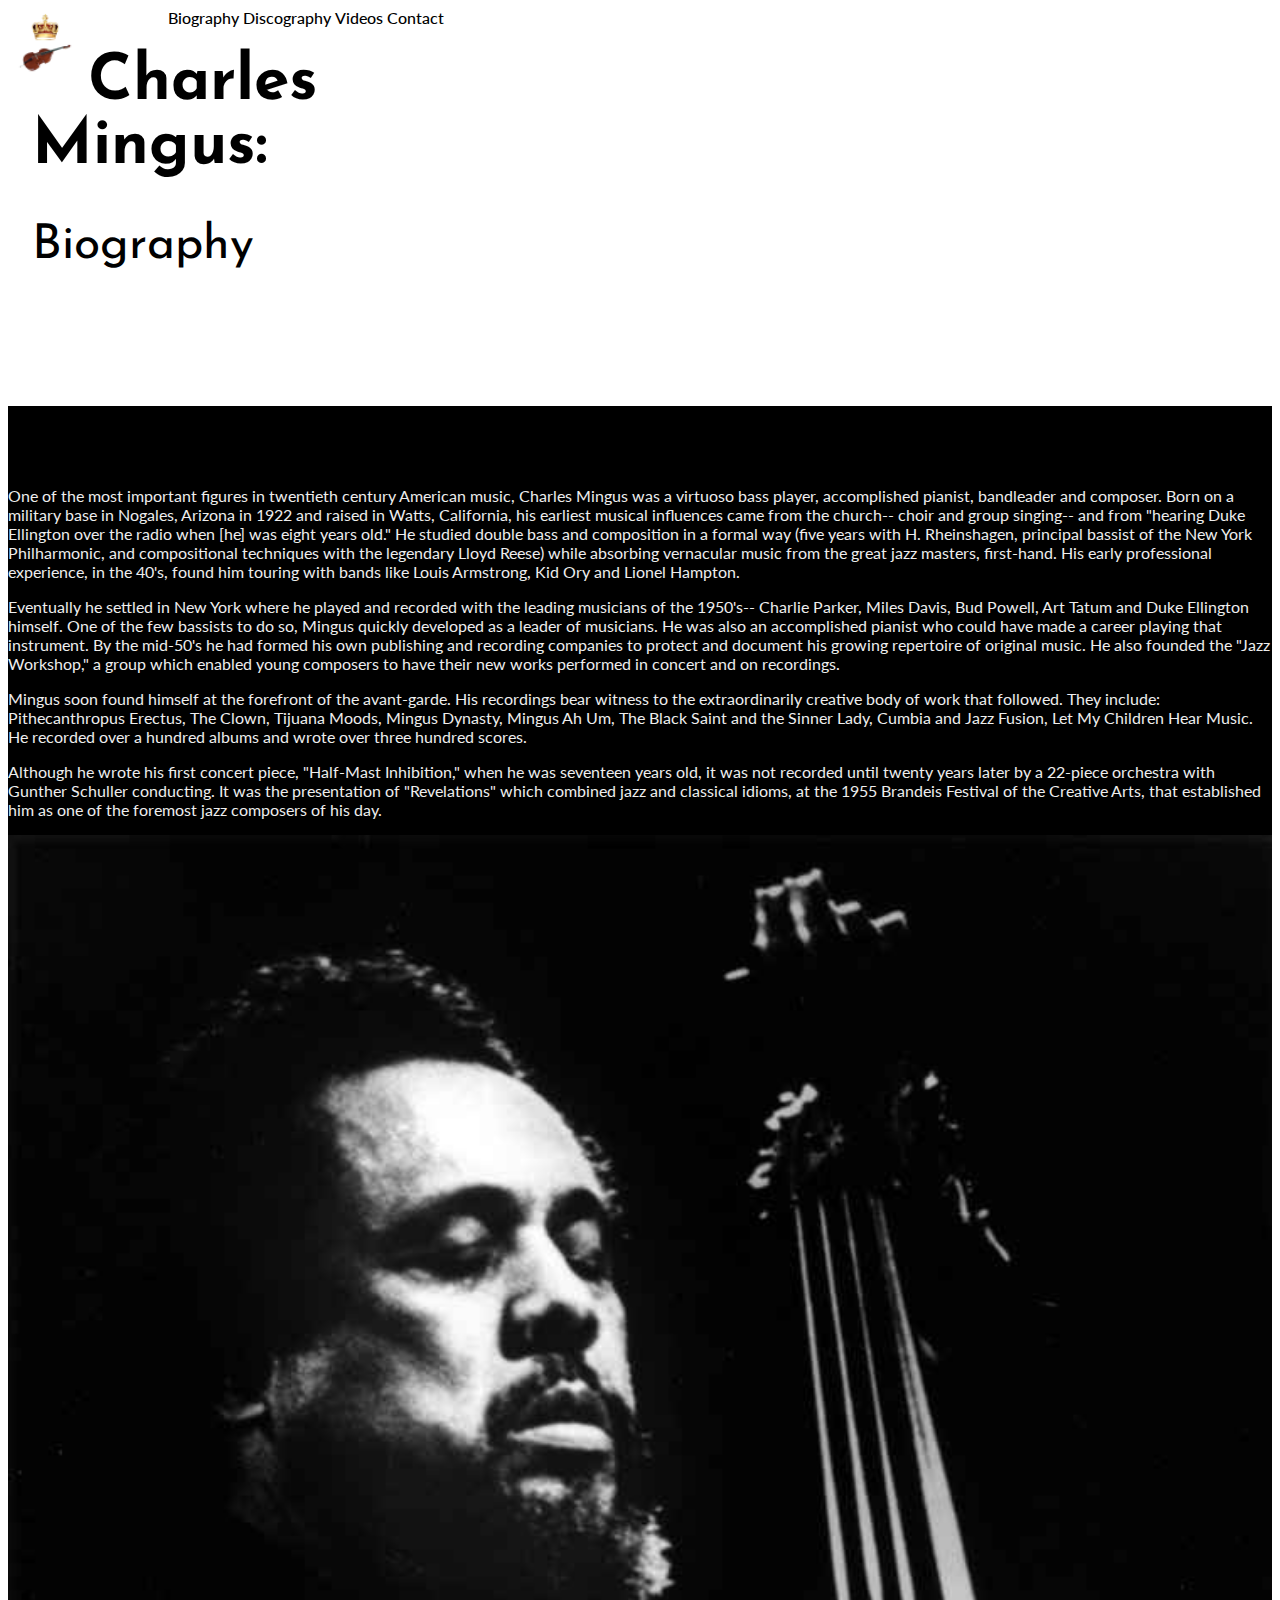
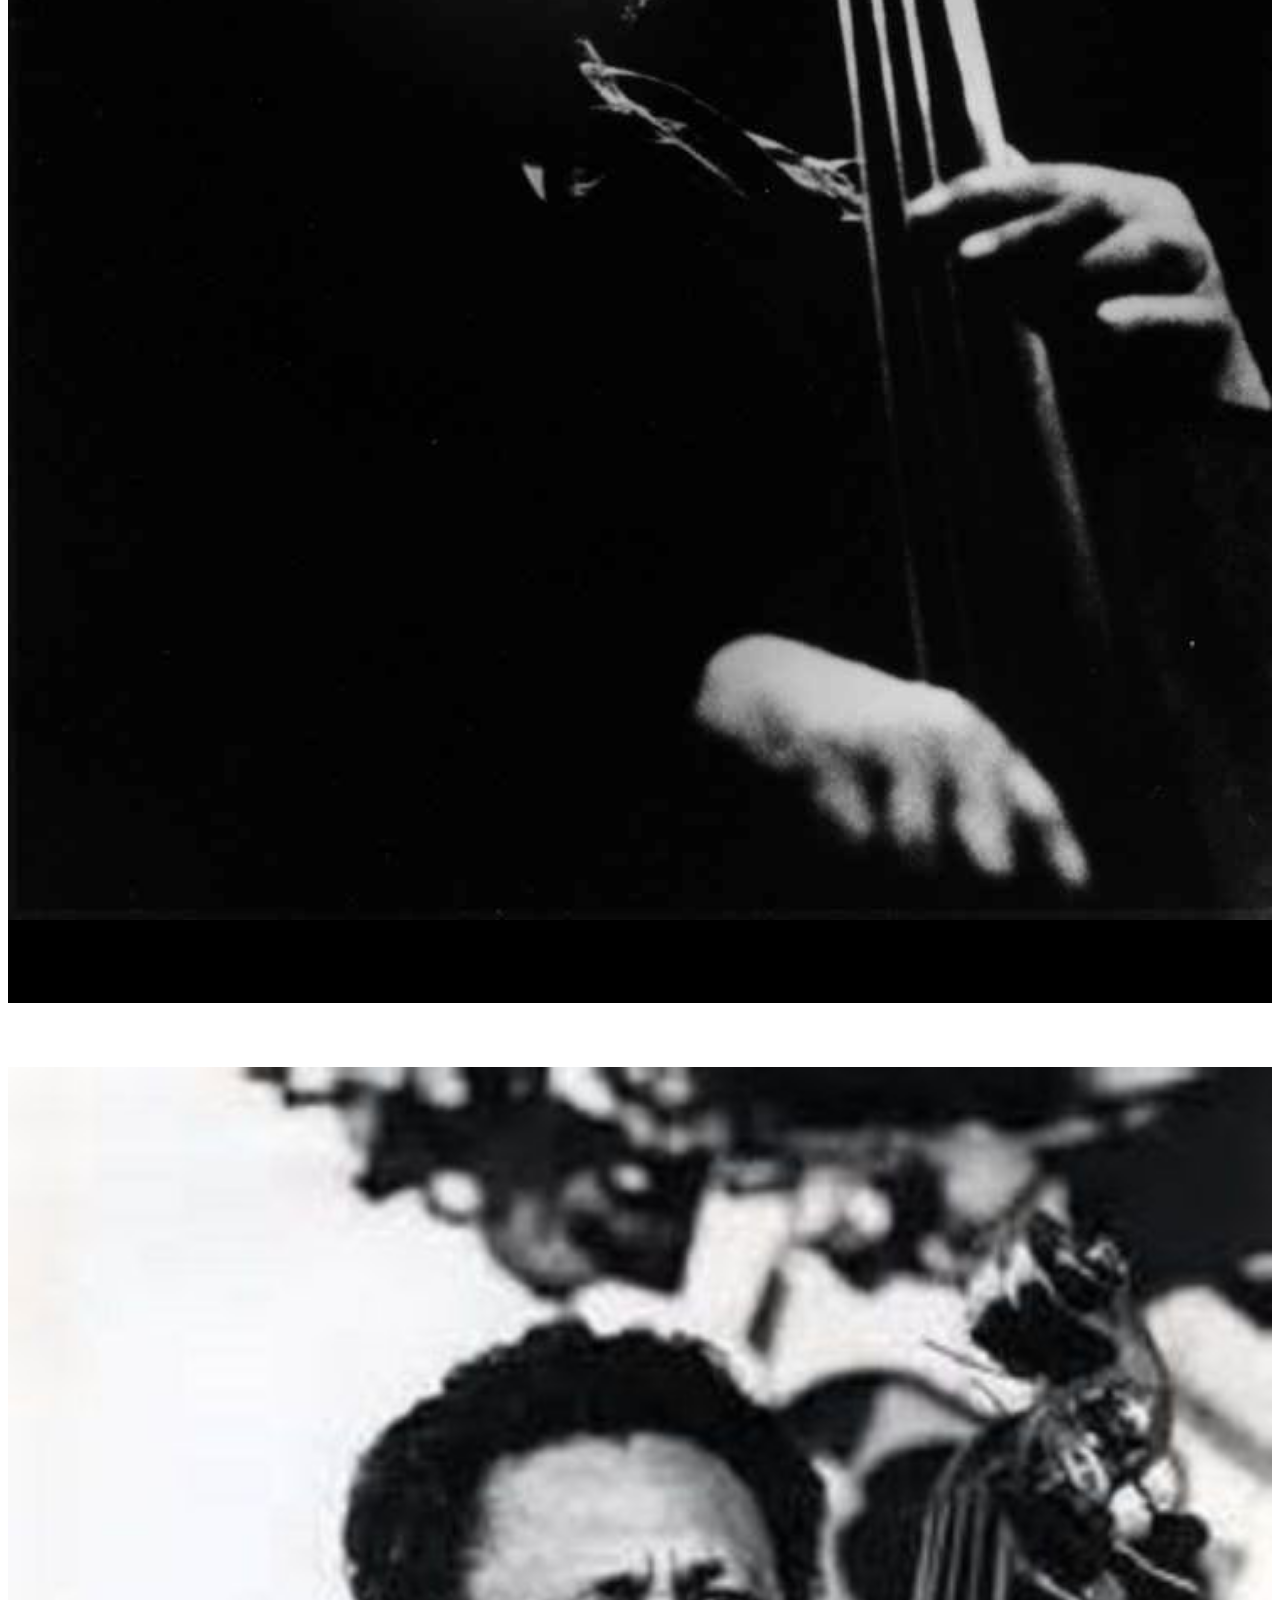
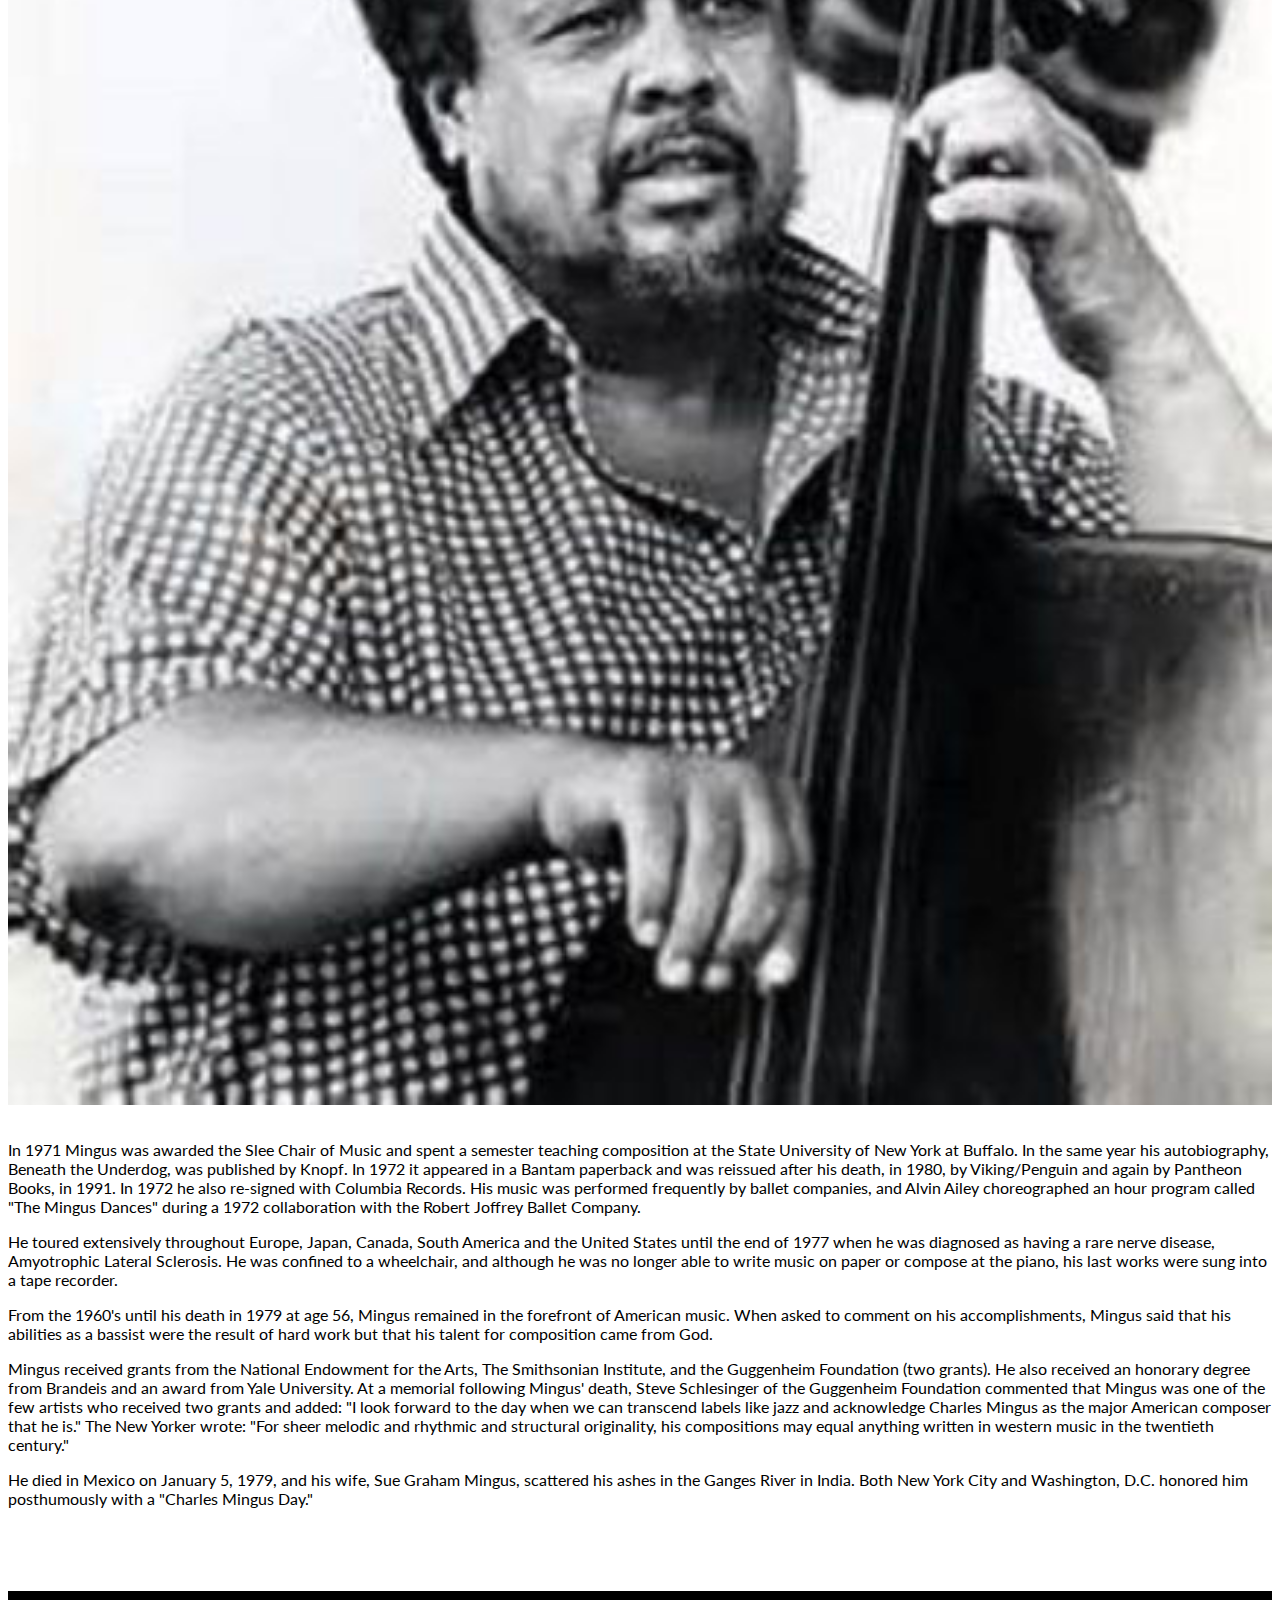
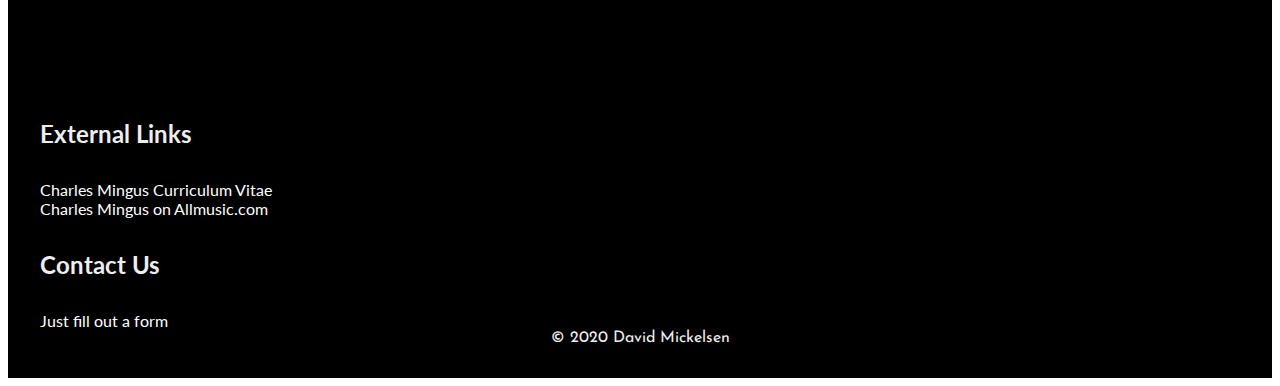
<file: biography.html>
<!doctype html>
<html lang="en">

<head>
	<!-- Required meta tags -->
	<meta charset="utf-8">
	<meta name="viewport" content="width=device-width, initial-scale=1, shrink-to-fit=no">

	<!-- Bootstrap CSS -->
	<link rel="stylesheet" href="https://stackpath.bootstrapcdn.com/bootstrap/4.5.0/css/bootstrap.min.css" integrity="sha384-9aIt2nRpC12Uk9gS9baDl411NQApFmC26EwAOH8WgZl5MYYxFfc+NcPb1dKGj7Sk" crossorigin="anonymous">

	<!-- My CSS -->
	<link rel="stylesheet" href="kojb.css">

	<title>Biography | Charles Mingus: The King of Jazz Bass</title>
</head>

<body>
	<header class="text-center header-sections">
		<div class="cover-container container-md d-flex w-100 h-100 p-3 mx-auto flex-column">
			<div class="masthead mb-auto">
				<div class="masthead-brand">
					<a class="nav-link" href="index.html"><img class="icon" src="img/kojb.png" alt="The King of Jazz Bass"></a>
				</div>
				<nav class="nav nav-masthead justify-content-between">
					<a class="nav-link" href="biography.html">Biography</a>
					<a class="nav-link" href="discography.html">Discography</a>
					<a class="nav-link" href="videos.html">Videos</a>
					<a class="nav-link" href="contact.html">Contact</a>
				</nav>
			</div>
			<div role="heading" class="mb-5 text-left inner cover">
				<h1 class="cover-heading">Charles Mingus:</h1>
				<h2>Biography</h2>
			</div>
		</div>
	</header>

	<section class="bio section-dark">
		<div class="container-md">
			<div class="row">
				<div class="col-sm-8">
					<p>One of the most important figures in twentieth century American music, Charles Mingus was a virtuoso bass player, accomplished pianist, bandleader and composer. Born on a military base in Nogales, Arizona in 1922 and raised in Watts, California, his earliest musical influences came from the church-- choir and group singing-- and from "hearing Duke Ellington over the radio when [he] was eight years old." He studied double bass and composition in a formal way (five years with H. Rheinshagen, principal bassist of the New York Philharmonic, and compositional techniques with the legendary Lloyd Reese) while absorbing vernacular music from the great jazz masters, first-hand. His early professional experience, in the 40's, found him touring with bands like Louis Armstrong, Kid Ory and Lionel Hampton.</p>

						<p>Eventually he settled in New York where he played and recorded with the leading musicians of the 1950's-- Charlie Parker, Miles Davis, Bud Powell, Art Tatum and Duke Ellington himself. One of the few bassists to do so, Mingus quickly developed as a leader of musicians. He was also an accomplished pianist who could have made a career playing that instrument. By the mid-50's he had formed his own publishing and recording companies to protect and document his growing repertoire of original music. He also founded the "Jazz Workshop," a group which enabled young composers to have their new works performed in concert and on recordings.</p>

						<p>Mingus soon found himself at the forefront of the avant-garde. His recordings bear witness to the extraordinarily creative body of work that followed. They include: Pithecanthropus Erectus, The Clown, Tijuana Moods, Mingus Dynasty, Mingus Ah Um, The Black Saint and the Sinner Lady, Cumbia and Jazz Fusion, Let My Children Hear Music. He recorded over a hundred albums and wrote over three hundred scores.</p>

						<p>Although he wrote his first concert piece, "Half-Mast Inhibition," when he was seventeen years old, it was not recorded until twenty years later by a 22-piece orchestra with Gunther Schuller conducting. It was the presentation of "Revelations" which combined jazz and classical idioms, at the 1955 Brandeis Festival of the Creative Arts, that established him as one of the foremost jazz composers of his day.</p>
				</div>
				<div class="col-sm-4">
					<img class="content-image" src="img/charles-mingus_vert-3e17779fc74f5bd85d38f387139a6ba7acd2c4e4-s800-c85.jpg">
				</div>
			</div>
		</div>
	</section>

	<section class="bio">
		<div class="container-md">
			<div class="row">
				<div class="col-sm-4">
					<img class="content-image" src="img/mingus-bio2.jpg">
				</div>
				<div class="col-sm-8">
					<p>In 1971 Mingus was awarded the Slee Chair of Music and spent a semester teaching composition at the State University of New York at Buffalo. In the same year his autobiography, Beneath the Underdog, was published by Knopf. In 1972 it appeared in a Bantam paperback and was reissued after his death, in 1980, by Viking/Penguin and again by Pantheon Books, in 1991. In 1972 he also re-signed with Columbia Records. His music was performed frequently by ballet companies, and Alvin Ailey choreographed an hour program called "The Mingus Dances" during a 1972 collaboration with the Robert Joffrey Ballet Company.</p>

					<p>He toured extensively throughout Europe, Japan, Canada, South America and the United States until the end of 1977 when he was diagnosed as having a rare nerve disease, Amyotrophic Lateral Sclerosis. He was confined to a wheelchair, and although he was no longer able to write music on paper or compose at the piano, his last works were sung into a tape recorder.</p>

					<p>From the 1960's until his death in 1979 at age 56, Mingus remained in the forefront of American music. When asked to comment on his accomplishments, Mingus said that his abilities as a bassist were the result of hard work but that his talent for composition came from God.</p>

					<p>Mingus received grants from the National Endowment for the Arts, The Smithsonian Institute, and the Guggenheim Foundation (two grants). He also received an honorary degree from Brandeis and an award from Yale University. At a memorial following Mingus' death, Steve Schlesinger of the Guggenheim Foundation commented that Mingus was one of the few artists who received two grants and added: "I look forward to the day when we can transcend labels like jazz and acknowledge Charles Mingus as the major American composer that he is." The New Yorker wrote: "For sheer melodic and rhythmic and structural originality, his compositions may equal anything written in western music in the twentieth century."</p>

						<p>He died in Mexico on January 5, 1979, and his wife, Sue Graham Mingus, scattered his ashes in the Ganges River in India. Both New York City and Washington, D.C. honored him posthumously with a "Charles Mingus Day."</p>
				</div>
			</div>
		</div>
	</section>

	<footer class="section-dark">
		<div class="container-md">
			<div class="row">
				<div class="col-sm-6 pb-5 d-flex justify-content-center">
					<div class="external-links">
						<h4>External Links</h4>
						<div>
							<a href="cvmingus/index.html" target="_blank">Charles Mingus Curriculum Vitae</a>
						</div>
						<div>
							<a href="https://www.allmusic.com/artist/charles-mingus-mn0000009680" target="_blank">Charles Mingus on Allmusic.com</a>
						</div>
					</div>
				</div>
				<div class="col-sm-6 pb-5 d-flex justify-content-center">
					<div class="footer-contact">
						<h4>Contact Us</h4>
						<div>
							<a href="contact.html">Just fill out a form</a>
						</div>
					</div>
				</div>
			</div>
			<div class="row legal">
				<div class="col">
					<div>&copy; 2020 David Mickelsen</div>
				</div>
			</div>
		</div>
	</footer>

	<!-- Optional JavaScript -->
	<!-- jQuery first, then Popper.js, then Bootstrap JS -->
	<script src="https://code.jquery.com/jquery-3.5.1.slim.min.js" integrity="sha384-DfXdz2htPH0lsSSs5nCTpuj/zy4C+OGpamoFVy38MVBnE+IbbVYUew+OrCXaRkfj" crossorigin="anonymous"></script>
	<script src="https://cdn.jsdelivr.net/npm/popper.js@1.16.0/dist/umd/popper.min.js" integrity="sha384-Q6E9RHvbIyZFJoft+2mJbHaEWldlvI9IOYy5n3zV9zzTtmI3UksdQRVvoxMfooAo" crossorigin="anonymous"></script>
	<script src="https://stackpath.bootstrapcdn.com/bootstrap/4.5.0/js/bootstrap.min.js" integrity="sha384-OgVRvuATP1z7JjHLkuOU7Xw704+h835Lr+6QL9UvYjZE3Ipu6Tp75j7Bh/kR0JKI" crossorigin="anonymous"></script>
</body></html>
</file>
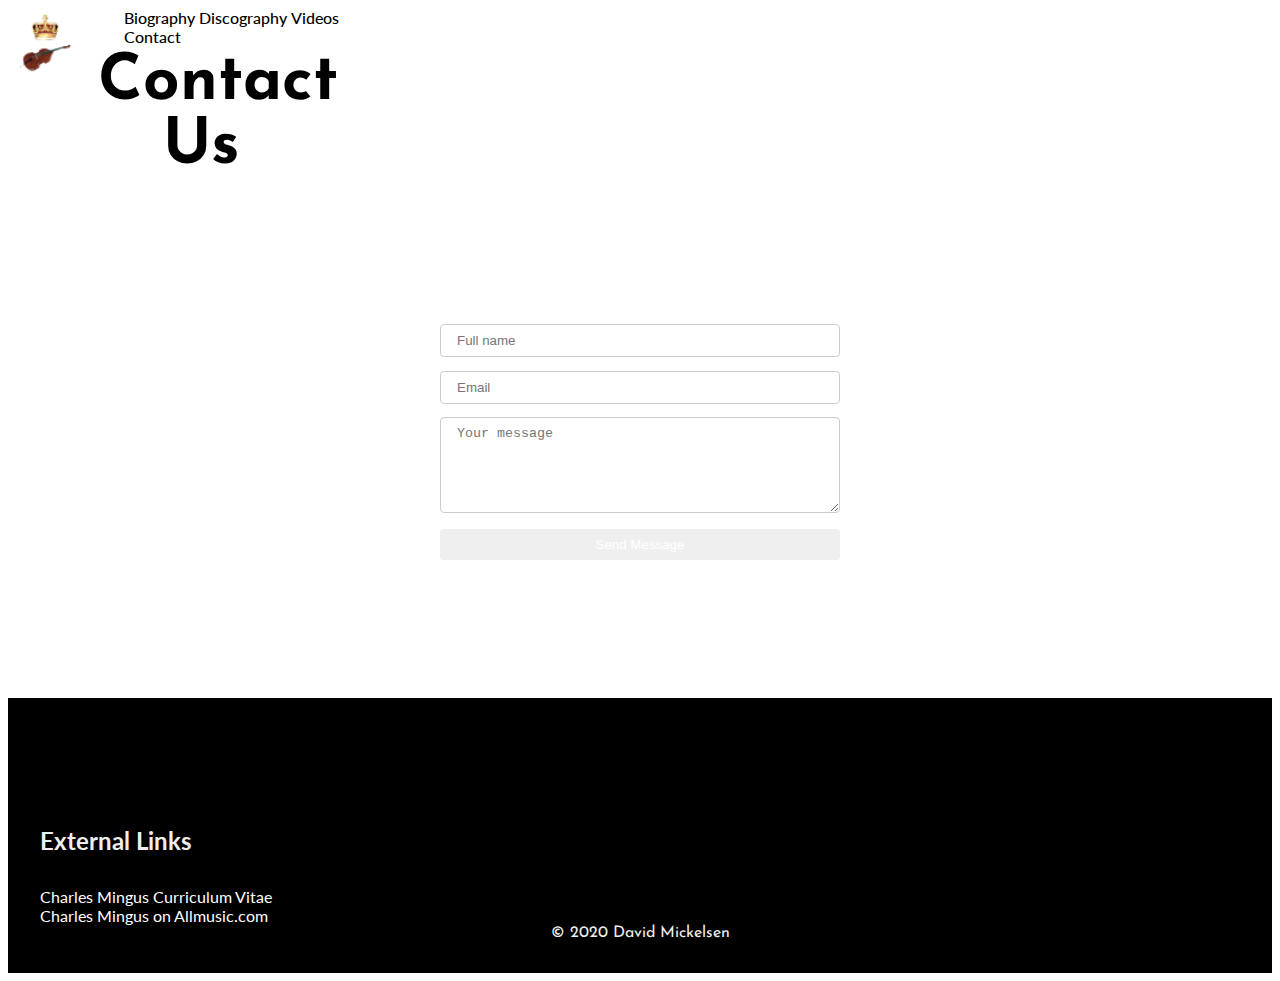
<file: contact.html>
<!doctype html>
<html lang="en">

<head>
	<!-- Required meta tags -->
	<meta charset="utf-8">
	<meta name="viewport" content="width=device-width, initial-scale=1, shrink-to-fit=no">

	<!-- Bootstrap CSS -->
	<link rel="stylesheet" href="https://stackpath.bootstrapcdn.com/bootstrap/4.5.0/css/bootstrap.min.css" integrity="sha384-9aIt2nRpC12Uk9gS9baDl411NQApFmC26EwAOH8WgZl5MYYxFfc+NcPb1dKGj7Sk" crossorigin="anonymous">

	<!-- My CSS -->
	<link rel="stylesheet" href="kojb.css">

	<title>Contact Us | Charles Mingus: The King of Jazz Bass</title>
</head>

<body>
	<header class="text-center header-sections">
		<div class="cover-container container-md d-flex w-100 h-100 p-3 mx-auto flex-column">
			<div class="masthead mb-auto">
				<div class="masthead-brand">
					<a class="nav-link" href="index.html"><img class="icon" src="img/kojb.png" alt="The King of Jazz Bass"></a>
				</div>
				<nav class="nav nav-masthead justify-content-between">
					<a class="nav-link" href="biography.html">Biography</a>
					<a class="nav-link" href="discography.html">Discography</a>
					<a class="nav-link" href="videos.html">Videos</a>
					<a class="nav-link" href="contact.html">Contact</a>
				</nav>
			<nav class="navbar">
				<button class="navbar-toggler custom-toggler" type="button" data-toggle="collapse" data-target="#collapsibleNavbar">
					<span class="navbar-toggler-icon"></span>
				</button>
				<div class="collapse navbar-collapse" id="collapsibleNavbar">
					<ul class="navbar-nav">
						<li class="nav-item">
							<a class="nav-link" href="biography.html">Biography</a>
						</li>
						<li class="nav-item">
							<a class="nav-link" href="discography.html">Discography</a>
						</li>
						<li class="nav-item">
							<a class="nav-link" href="videos.html">Videos</a>
						</li>
						<li class="nav-item">
							<a class="nav-link" href="contact.html">Contact</a>
						</li>
					</ul>
				</div>
			</nav>
			</div>
			<div role="heading" class="mb-5 text-left inner cover">
				<h1 class="cover-heading contact-heading">Contact Us</h1>
			</div>
		</div>
	</header>

	<section class="contact">
		<div class="container-md">
			<form action="action_page.php">
			
				<input type="text" id="name" name="fullname" placeholder="Full name">
			
				<input type="text" id="email" name="email" placeholder="Email">
			
				<textarea id="subject" name="subject" placeholder="Your message" style=""></textarea>
			
				<input type="submit" value="Send Message">
			
			</form>
		</div>
	</section>

	<footer class="section-dark">
		<div class="container-md">
			<div class="row">
				<div class="col-sm pb-5 d-flex justify-content-center">
					<div class="external-links">
						<h4>External Links</h4>
						<div>
							<a href="cvmingus/index.html" target="_blank">Charles Mingus Curriculum Vitae</a>
						</div>
						<div>
							<a href="https://www.allmusic.com/artist/charles-mingus-mn0000009680" target="_blank">Charles Mingus on Allmusic.com</a>
						</div>
					</div>
				</div>
			</div>
			<div class="row legal">
				<div class="col">
					<div>&copy; 2020 David Mickelsen</div>
				</div>
			</div>
		</div>
	</footer>

	<!-- Optional JavaScript -->
	<!-- jQuery first, then Popper.js, then Bootstrap JS -->
	<script src="https://code.jquery.com/jquery-3.5.1.slim.min.js" integrity="sha384-DfXdz2htPH0lsSSs5nCTpuj/zy4C+OGpamoFVy38MVBnE+IbbVYUew+OrCXaRkfj" crossorigin="anonymous"></script>
	<script src="https://cdn.jsdelivr.net/npm/popper.js@1.16.0/dist/umd/popper.min.js" integrity="sha384-Q6E9RHvbIyZFJoft+2mJbHaEWldlvI9IOYy5n3zV9zzTtmI3UksdQRVvoxMfooAo" crossorigin="anonymous"></script>
	<script src="https://stackpath.bootstrapcdn.com/bootstrap/4.5.0/js/bootstrap.min.js" integrity="sha384-OgVRvuATP1z7JjHLkuOU7Xw704+h835Lr+6QL9UvYjZE3Ipu6Tp75j7Bh/kR0JKI" crossorigin="anonymous"></script>
</body></html>
</file>
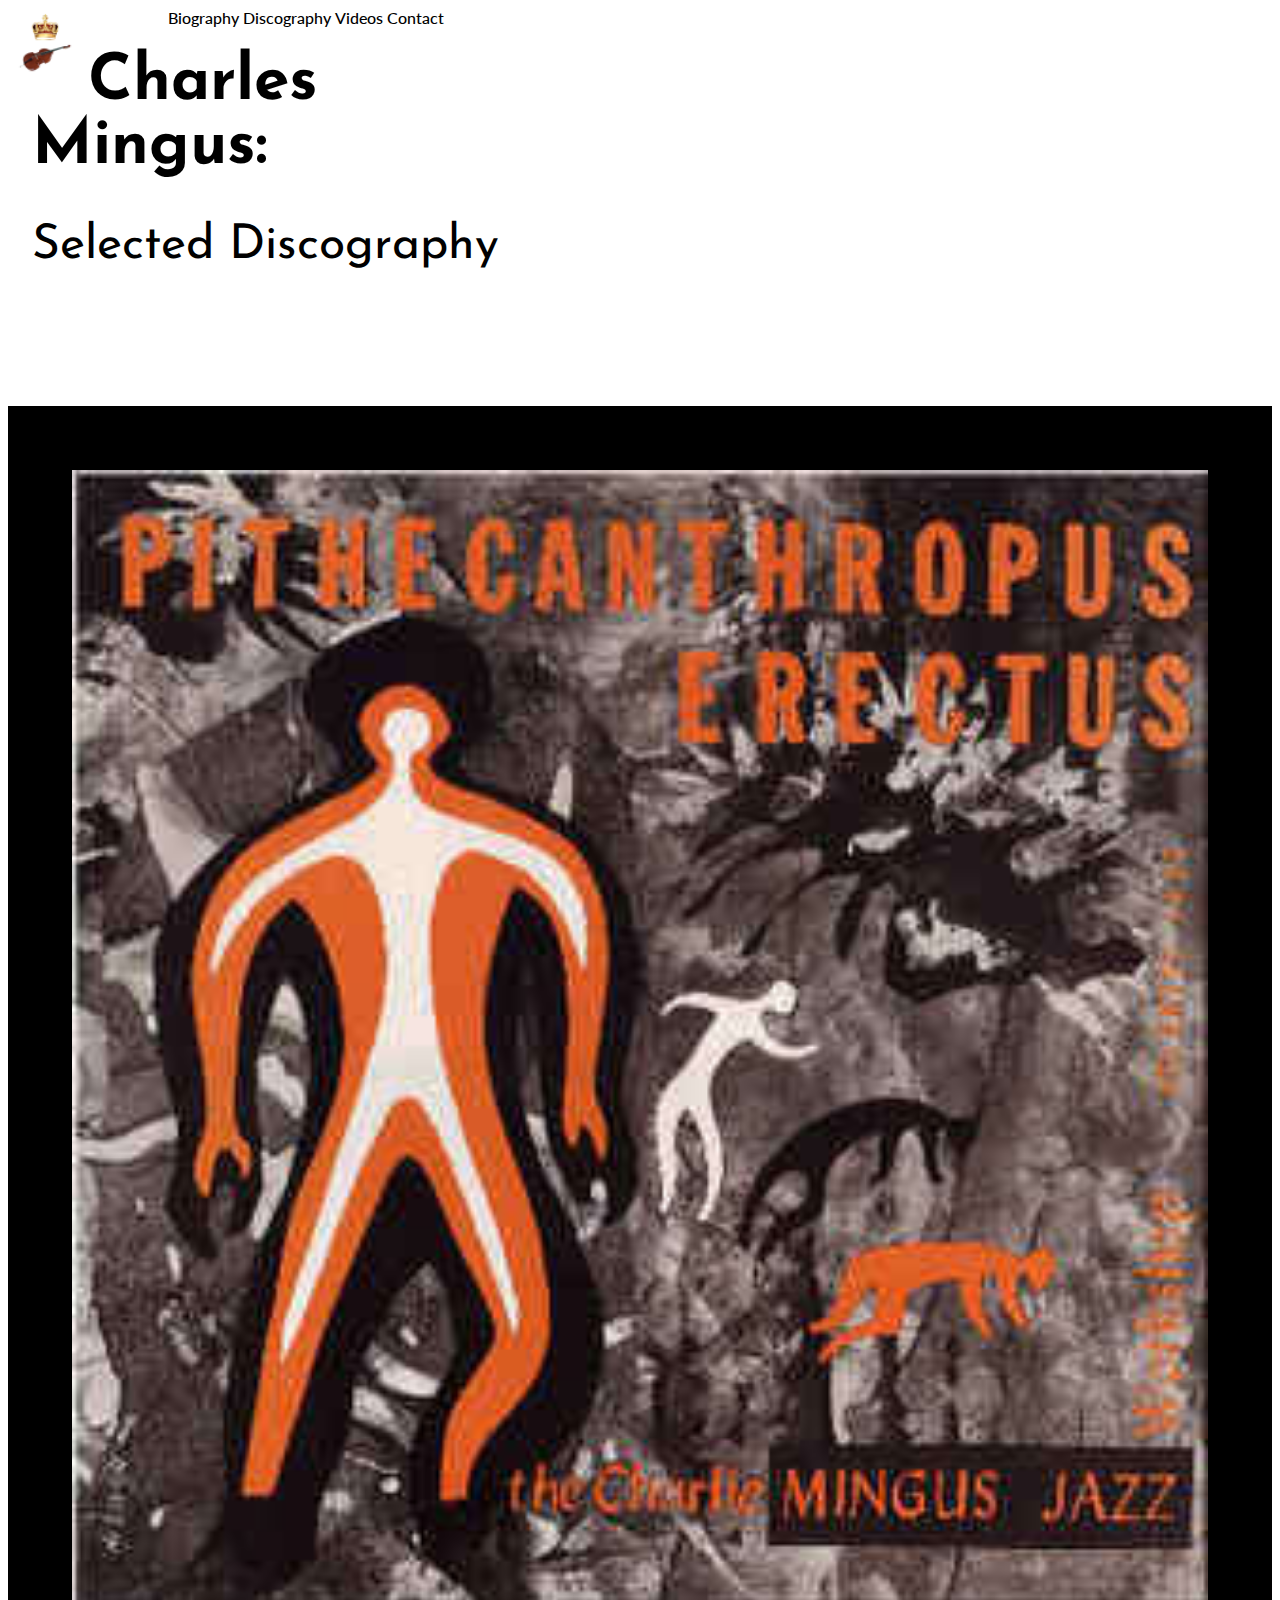
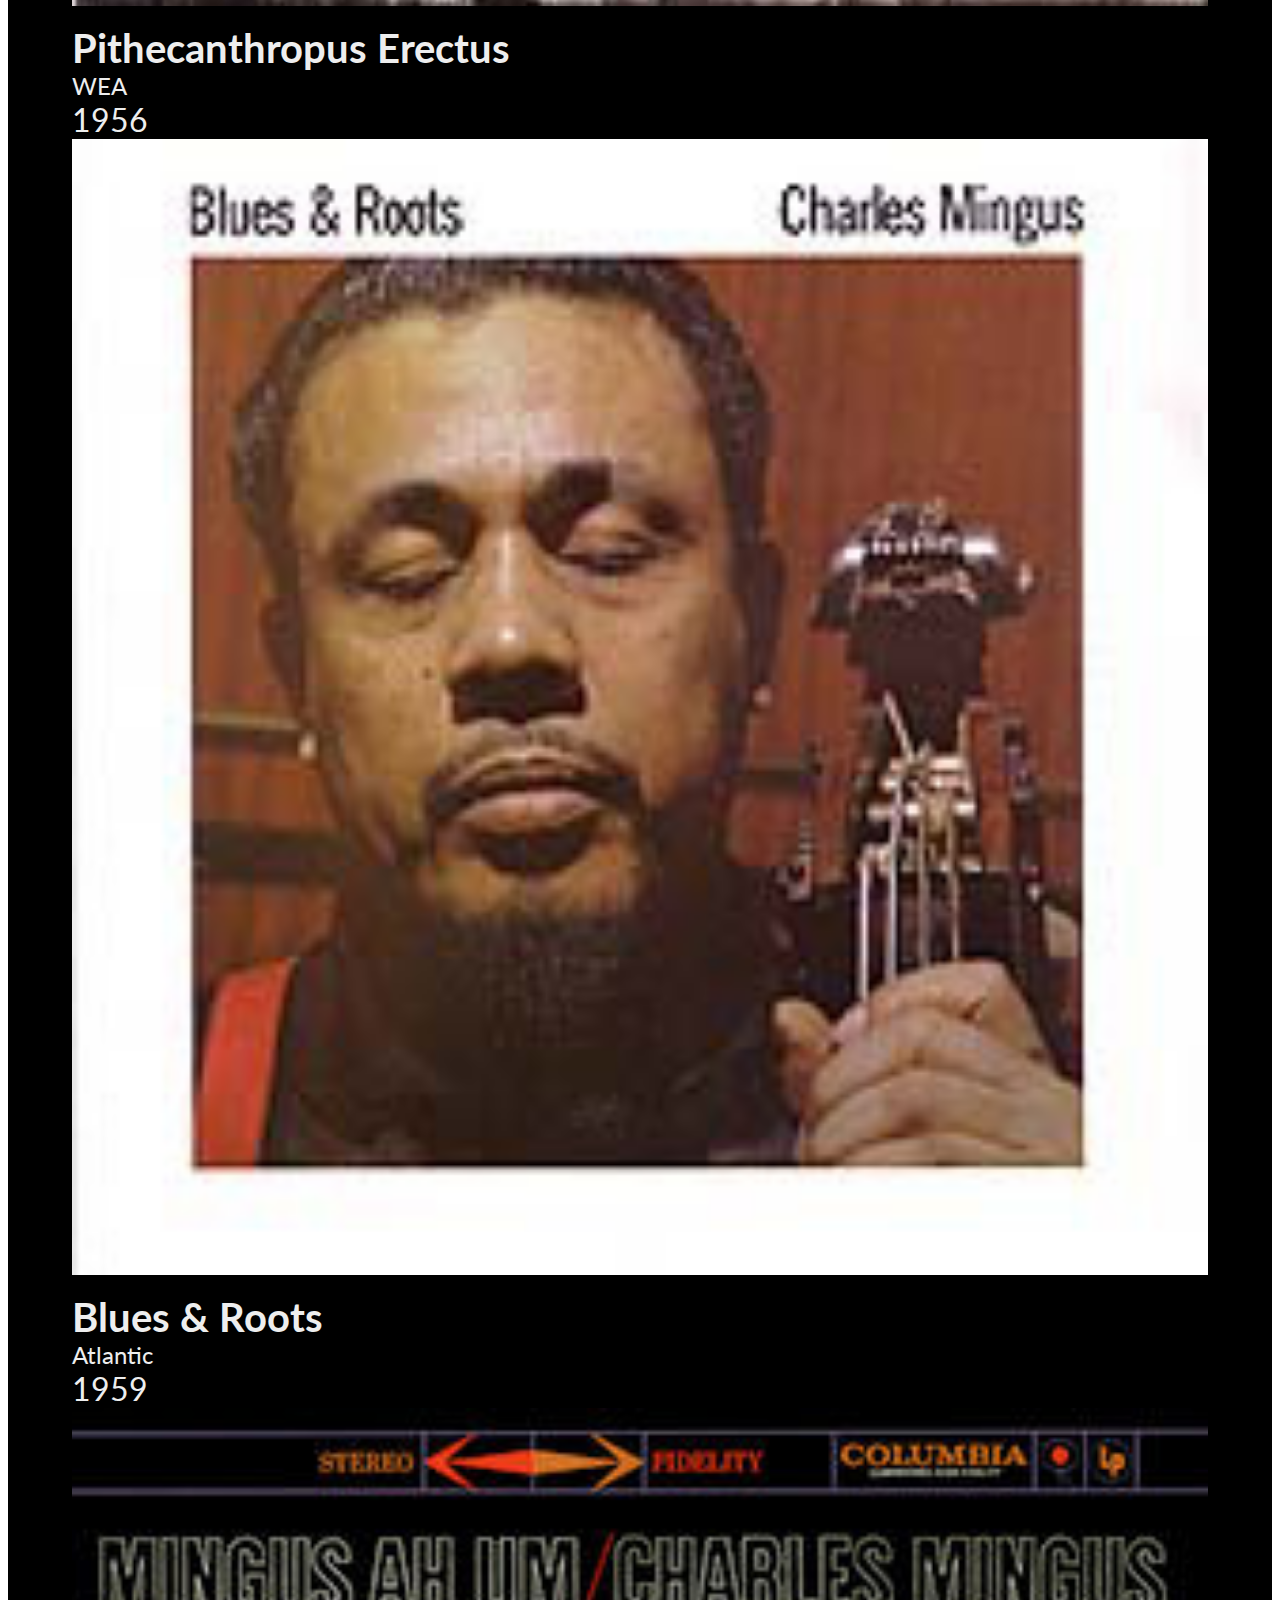
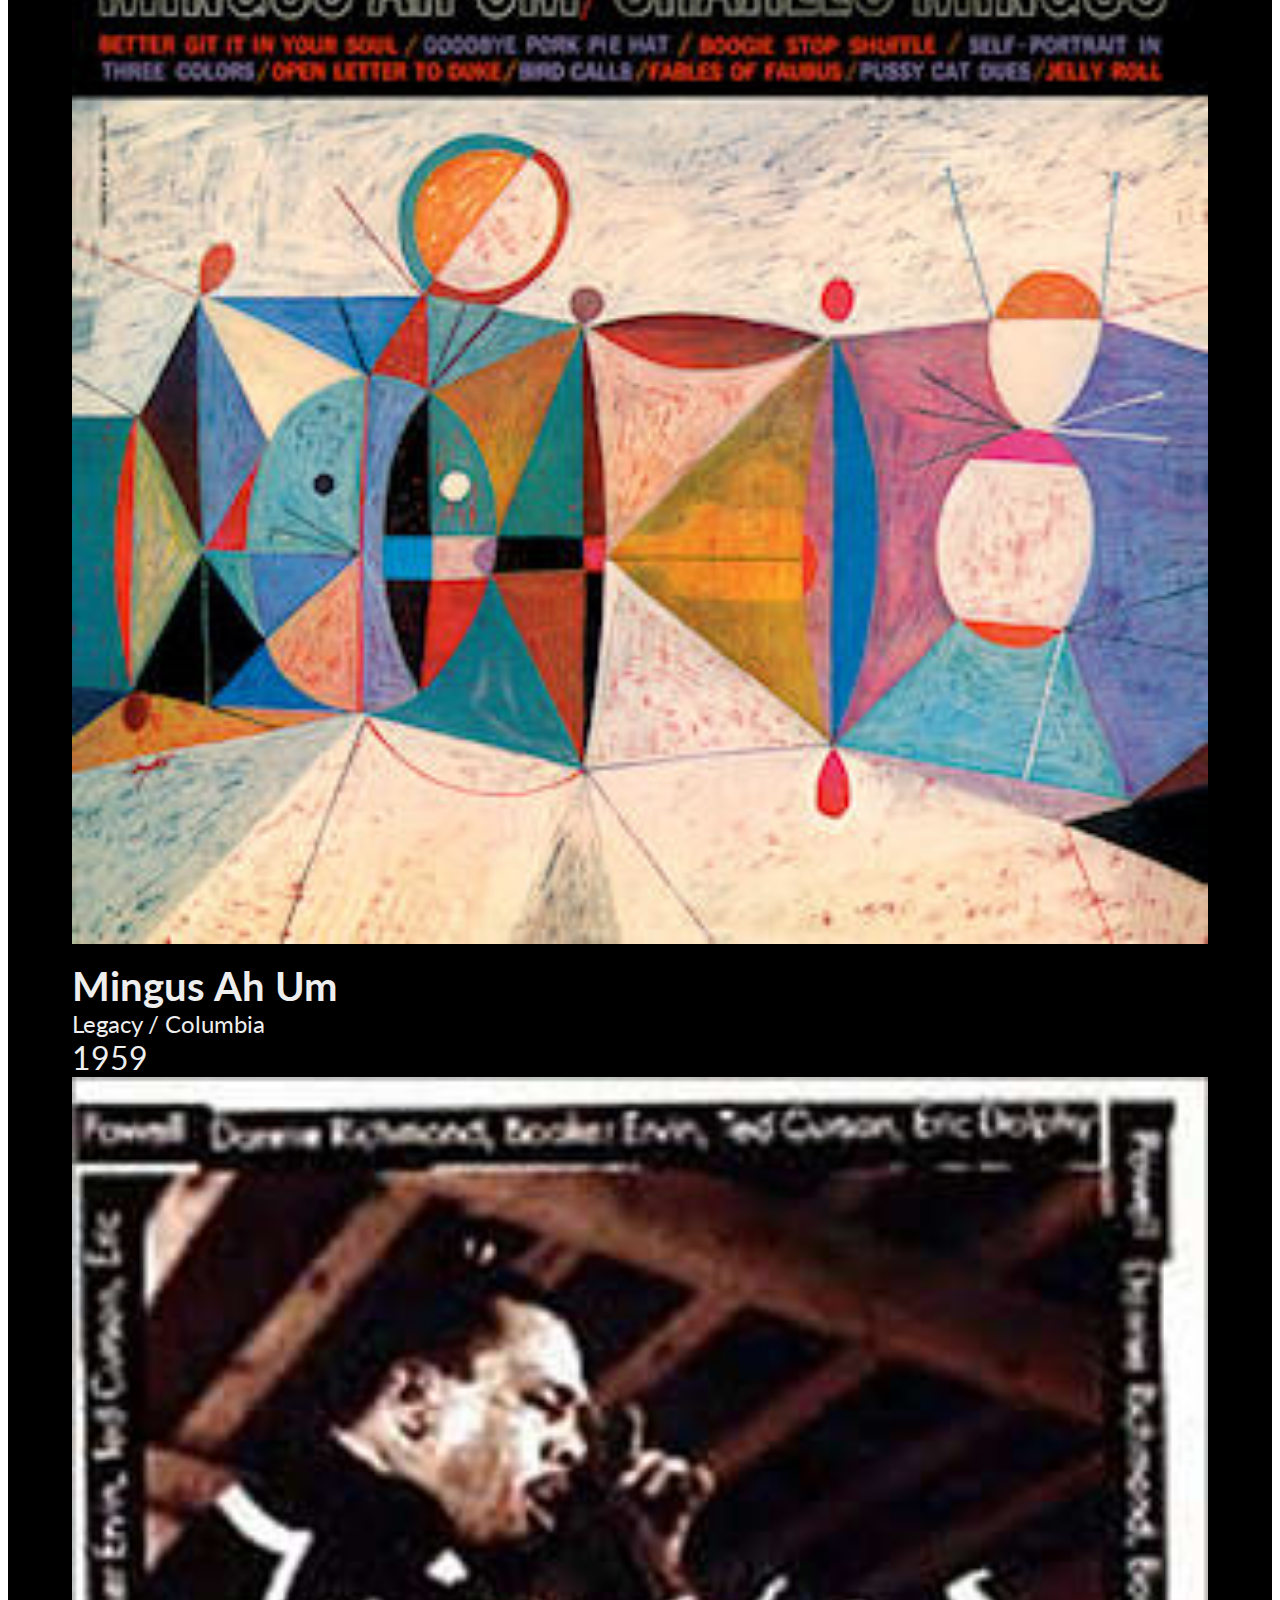
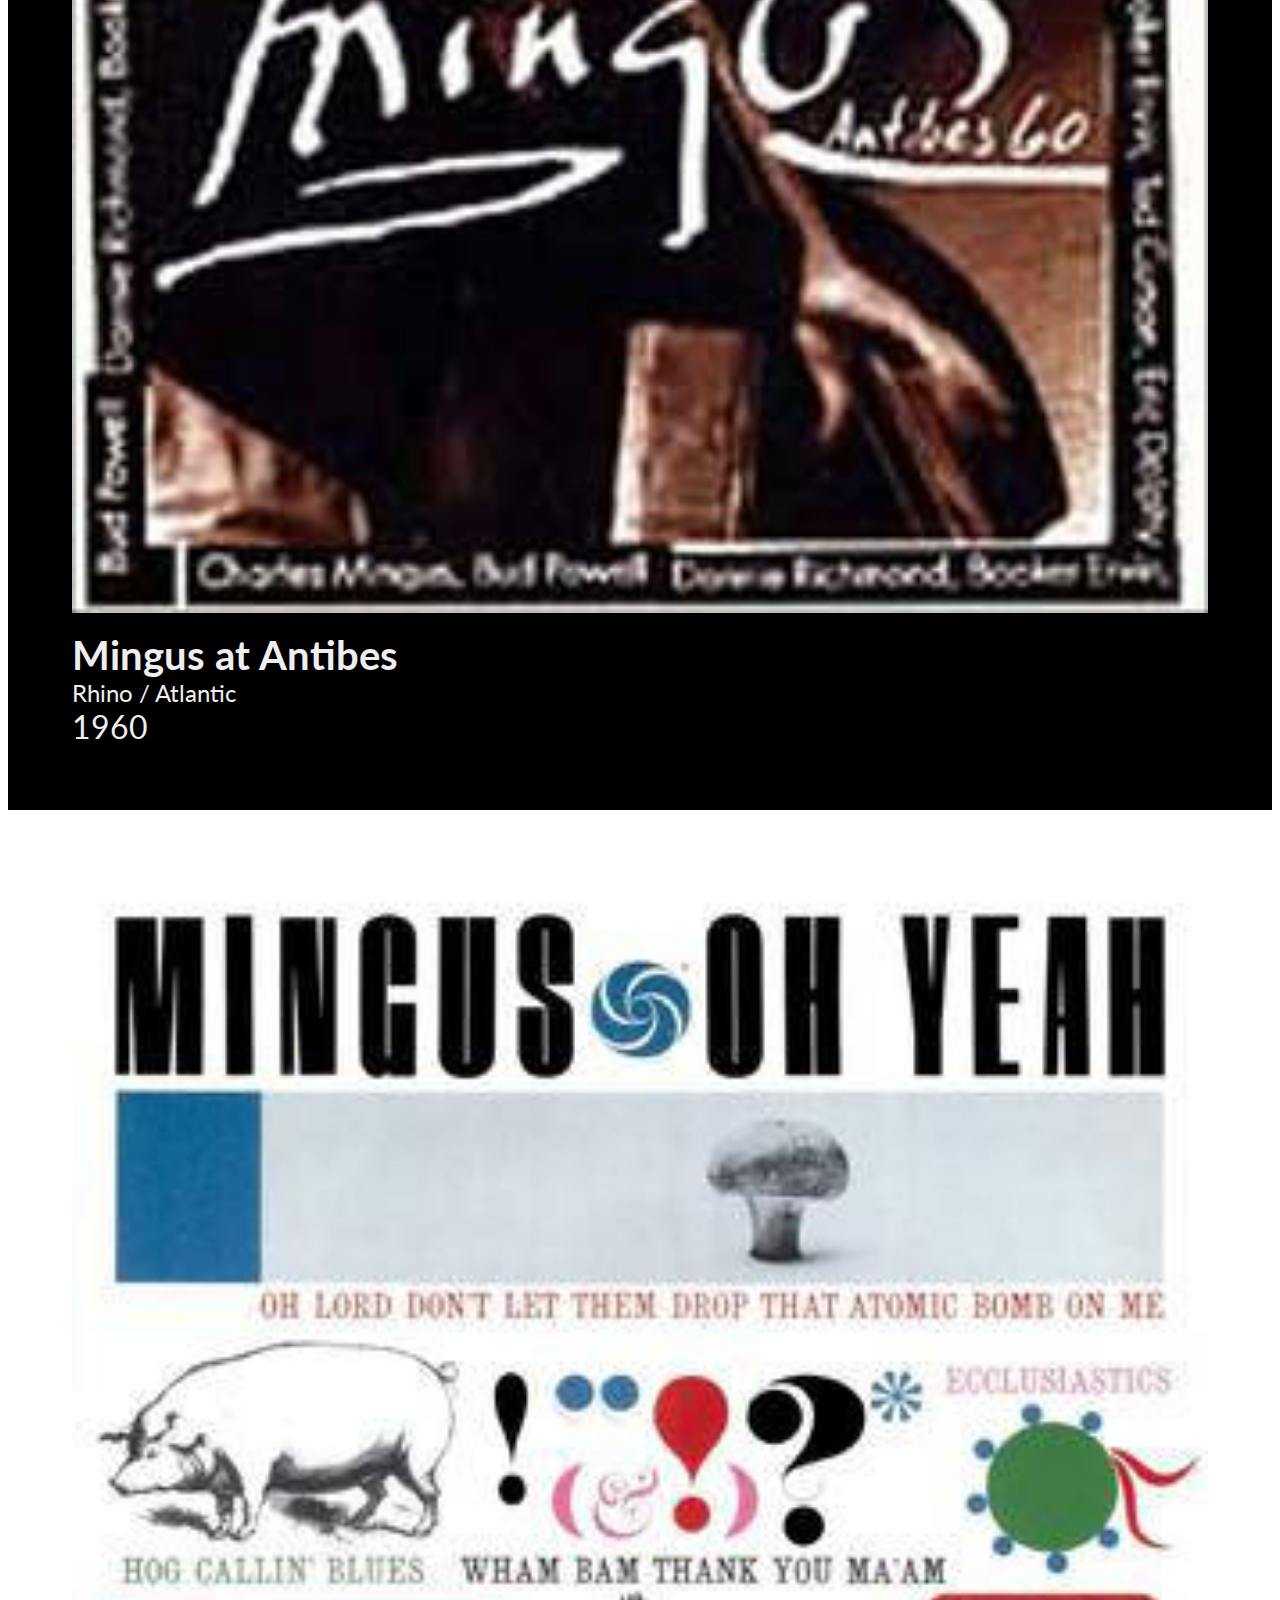
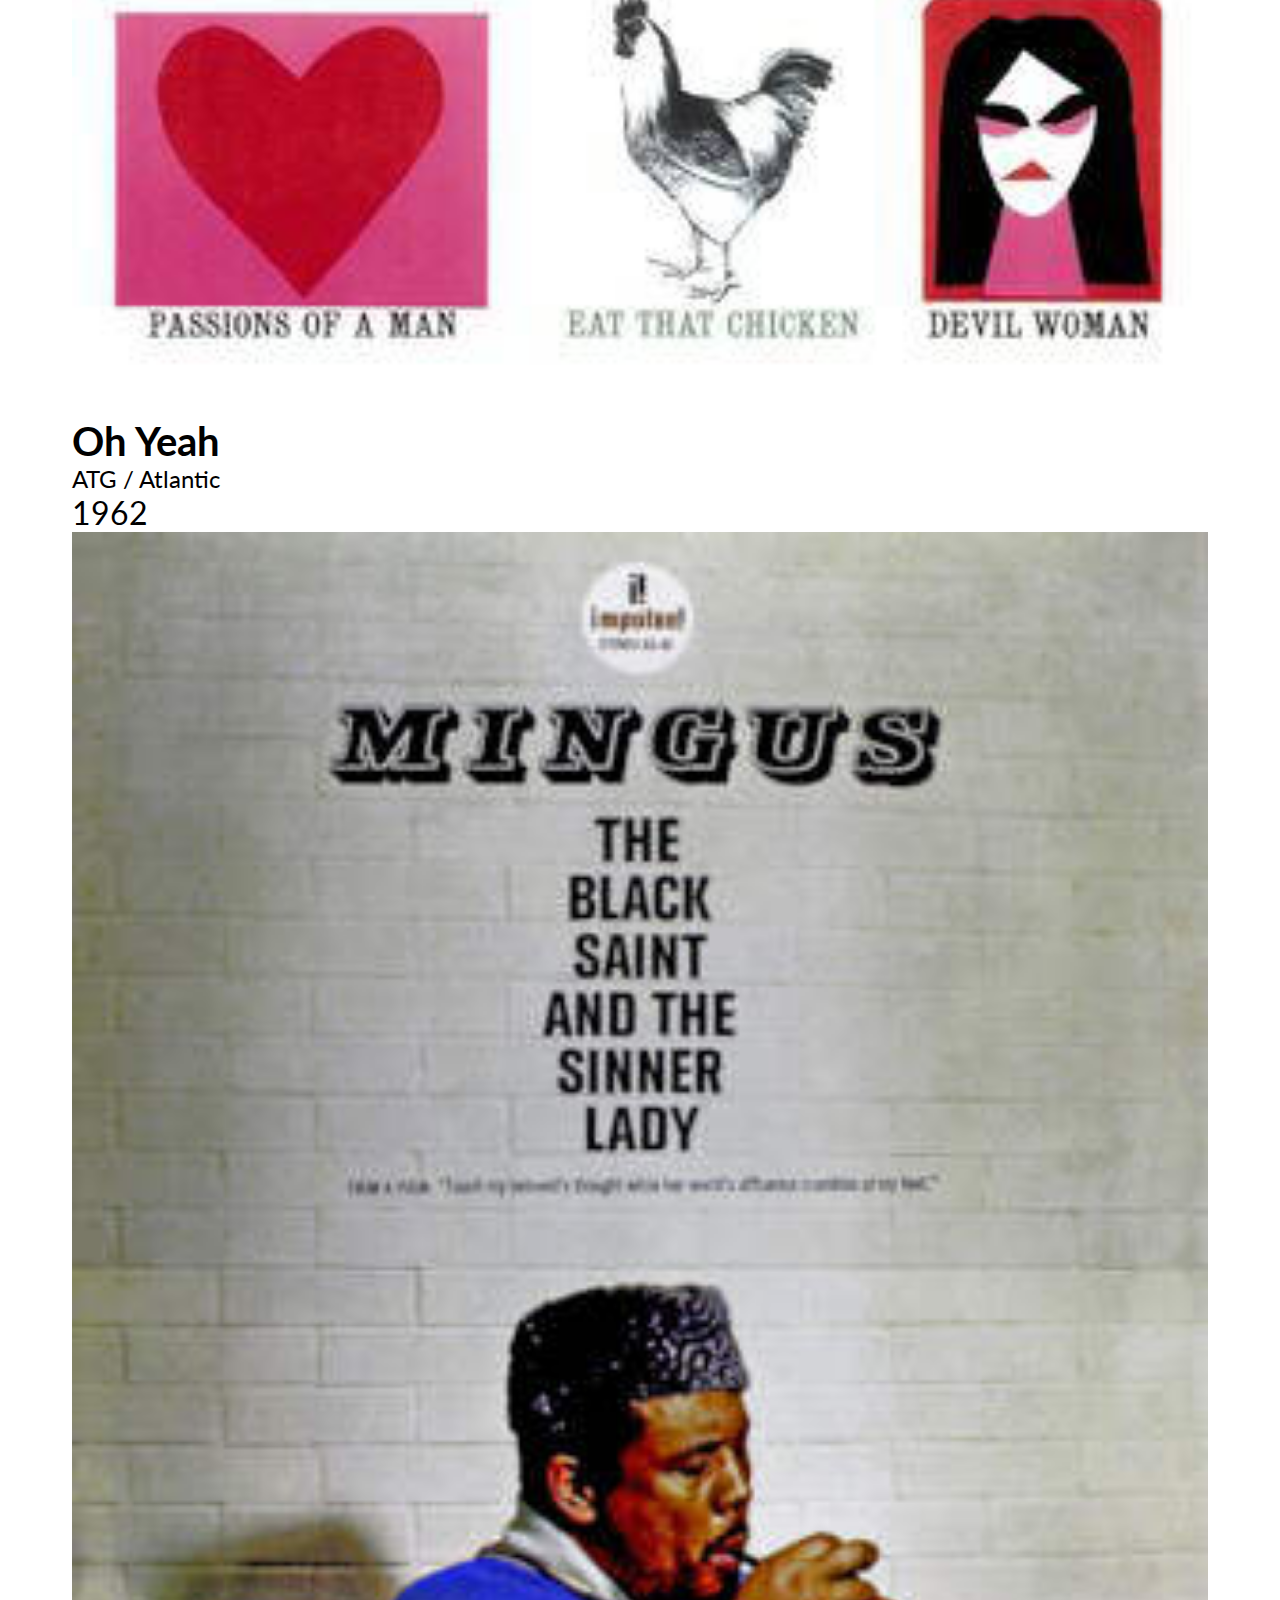
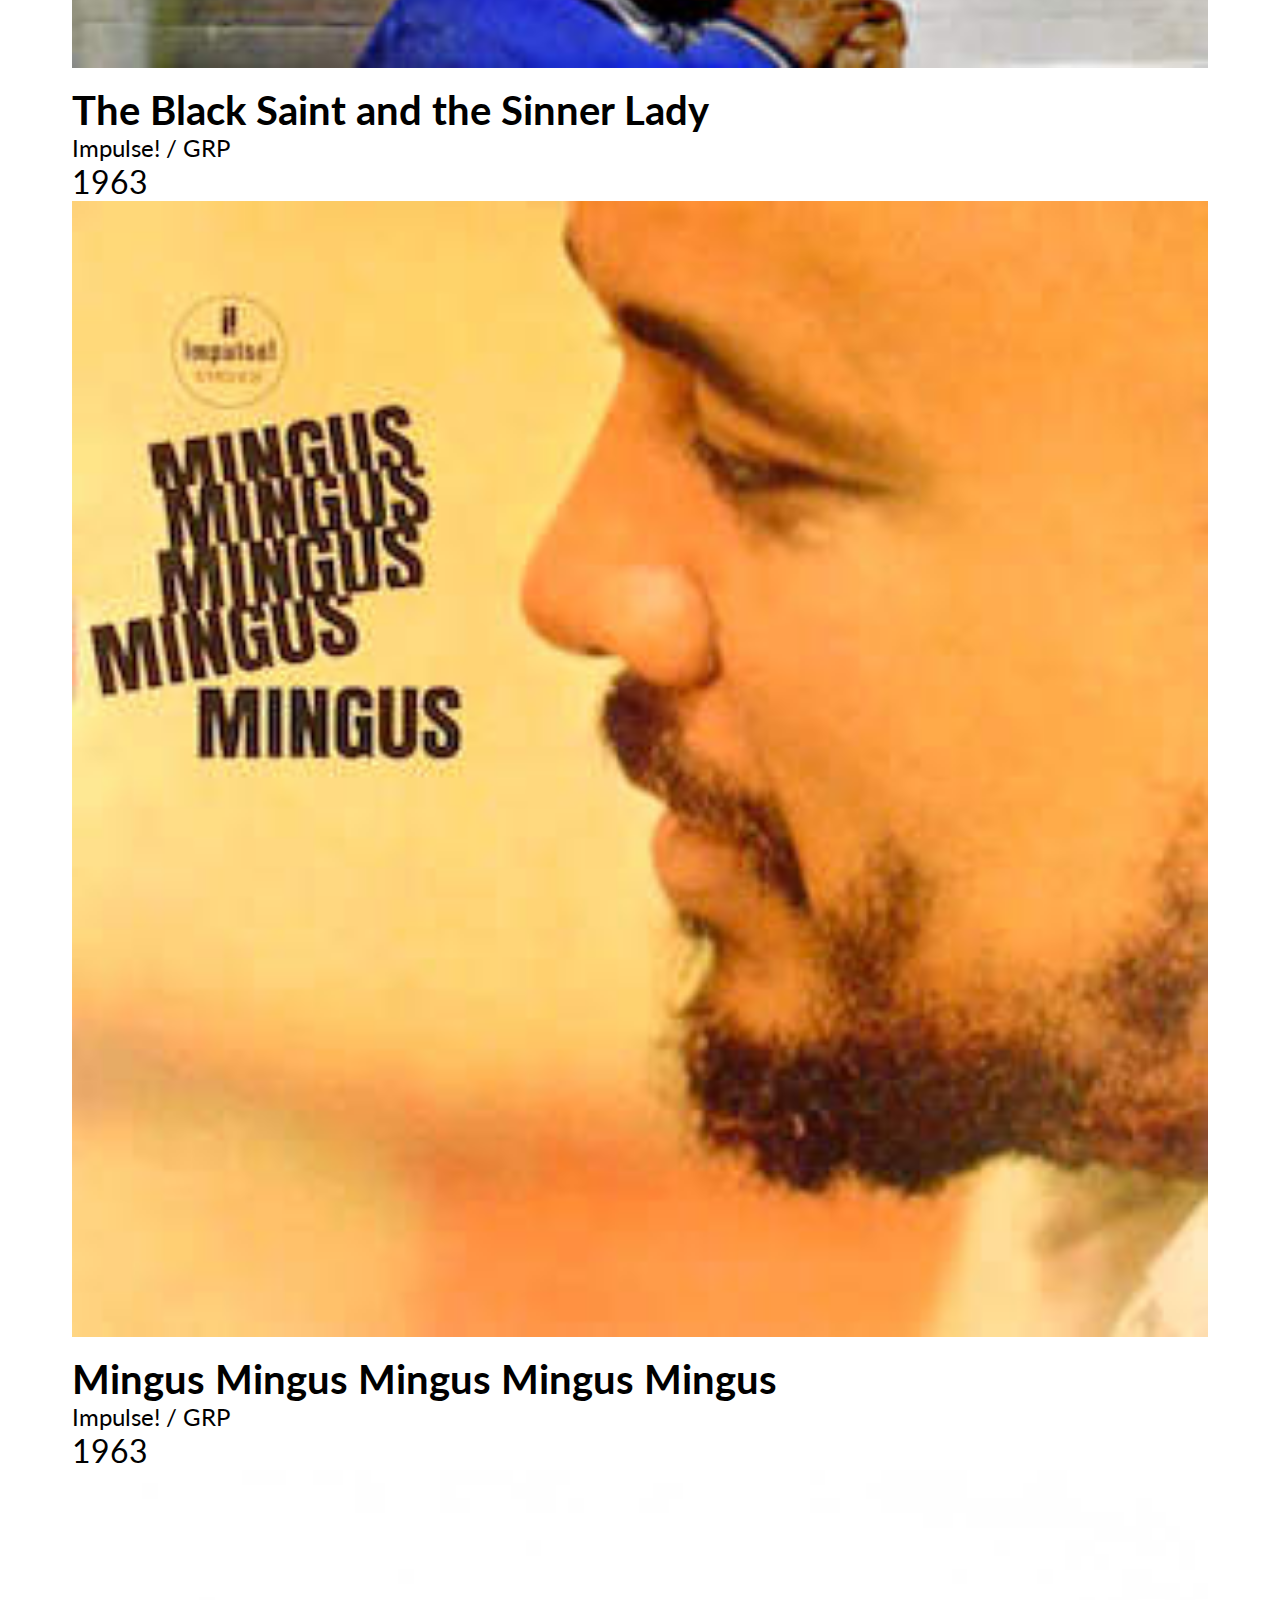
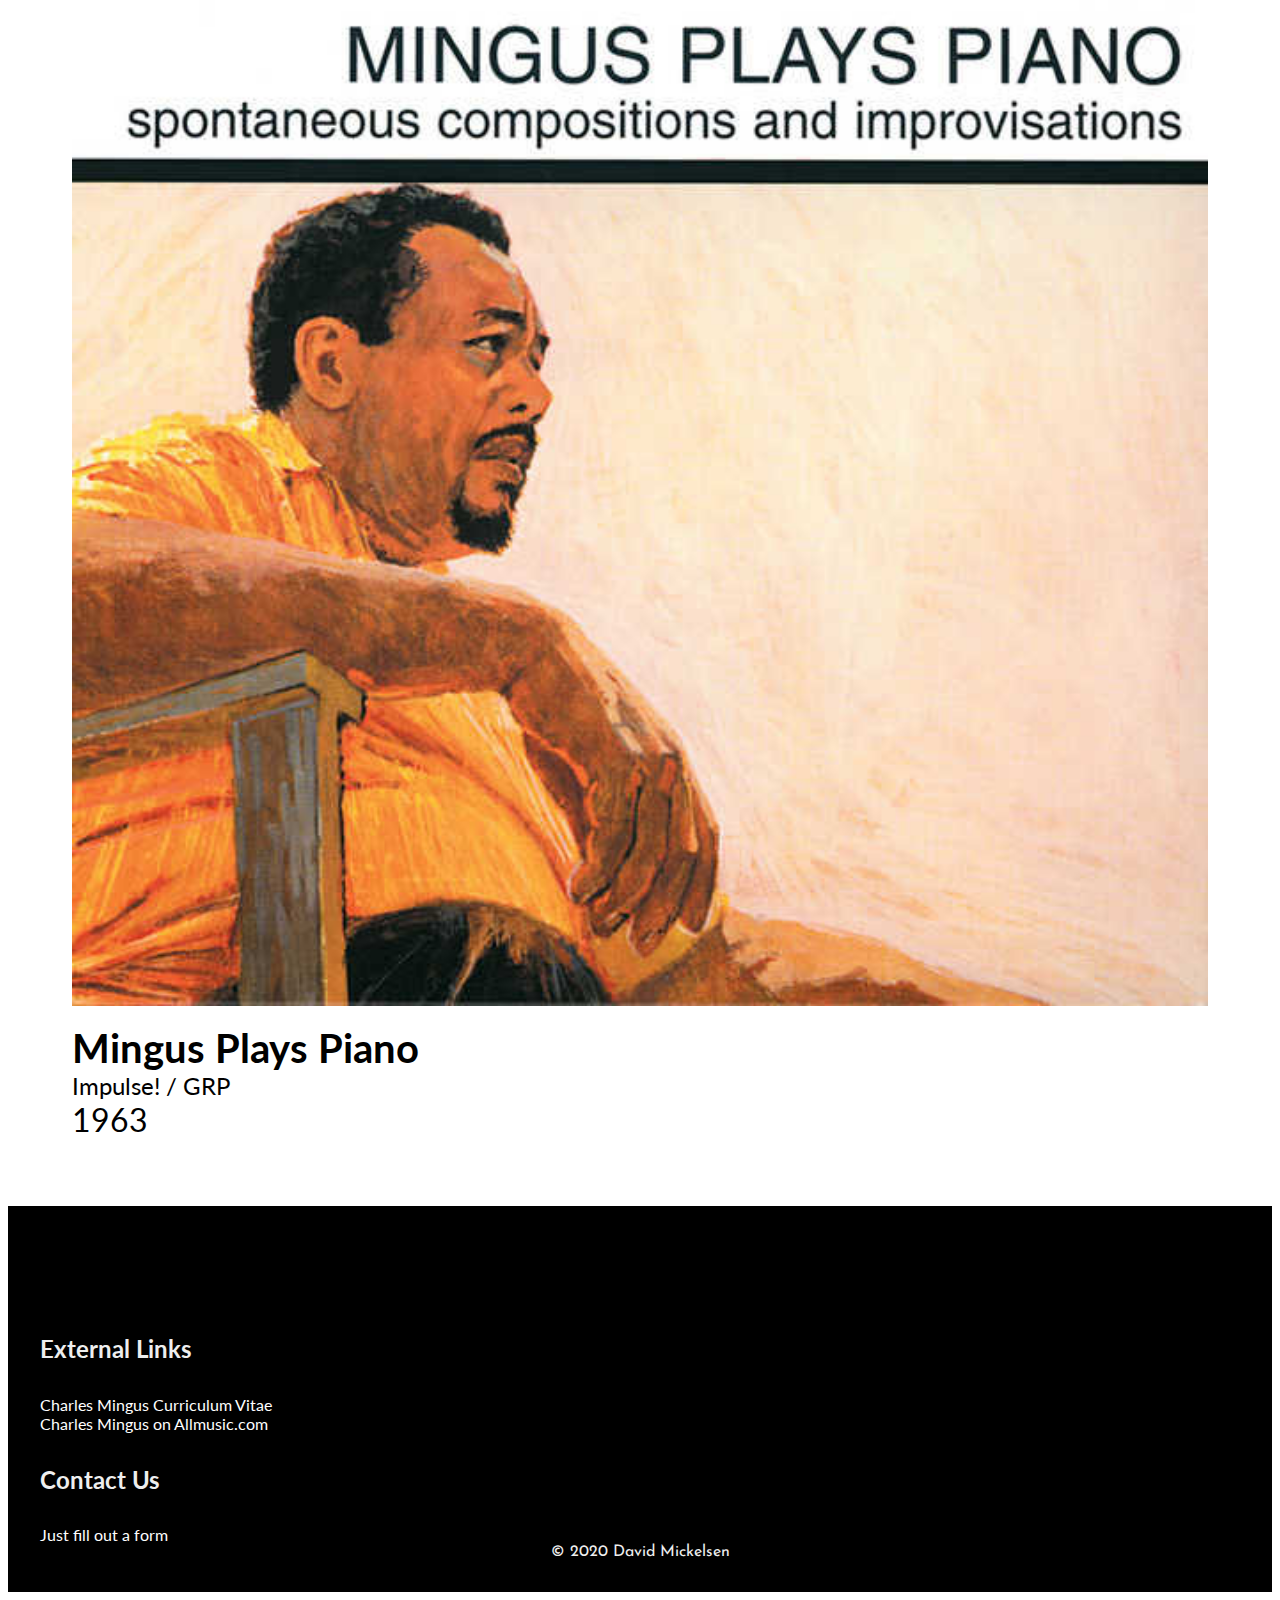
<file: discography.html>
<!doctype html>
<html lang="en">

<head>
	<!-- Required meta tags -->
	<meta charset="utf-8">
	<meta name="viewport" content="width=device-width, initial-scale=1, shrink-to-fit=no">

	<!-- Bootstrap CSS -->
	<link rel="stylesheet" href="https://stackpath.bootstrapcdn.com/bootstrap/4.5.0/css/bootstrap.min.css" integrity="sha384-9aIt2nRpC12Uk9gS9baDl411NQApFmC26EwAOH8WgZl5MYYxFfc+NcPb1dKGj7Sk" crossorigin="anonymous">

	<!-- My CSS -->
	<link rel="stylesheet" href="kojb.css">

	<title>Selected Discography | Charles Mingus: The King of Jazz Bass</title>
</head>

<body>
	<header class="text-center header-sections">
		<div class="cover-container container-md d-flex w-100 h-100 p-3 mx-auto flex-column">
			<div class="masthead mb-auto">
				<div class="masthead-brand">
					<a class="nav-link" href="index.html"><img class="icon" src="img/kojb.png" alt="The King of Jazz Bass"></a>
				</div>
				<nav class="nav nav-masthead justify-content-between">
					<a class="nav-link" href="biography.html">Biography</a>
					<a class="nav-link" href="discography.html">Discography</a>
					<a class="nav-link" href="videos.html">Videos</a>
					<a class="nav-link" href="contact.html">Contact</a>
				</nav>
				<nav class="navbar">
					<button class="navbar-toggler custom-toggler" type="button" data-toggle="collapse" data-target="#collapsibleNavbar">
						<span class="navbar-toggler-icon"></span>
					</button>
					<div class="collapse navbar-collapse" id="collapsibleNavbar">
						<ul class="navbar-nav">
							<li class="nav-item">
								<a class="nav-link" href="biography.html">Biography</a>
							</li>
							<li class="nav-item">
								<a class="nav-link" href="discography.html">Discography</a>
							</li>
							<li class="nav-item">
								<a class="nav-link" href="videos.html">Videos</a>
							</li>
							<li class="nav-item">
								<a class="nav-link" href="contact.html">Contact</a>
							</li>
						</ul>
					</div>
				</nav>
			</div>
			<div role="heading" class="mb-5 text-left inner cover">
				<h1 class="cover-heading">Charles Mingus:</h1>
				<h2>Selected Discography</h2>
			</div>
		</div>
	</header>

	<section class="section-dark discography">
		<div class="container-md">
			<div class="row">
				<div class="col-sm-3">
					<img class="content-image" src="img/albumart/pithecanthropus-erectus.jpg">
				</div>
				<div class="col pb-5">
					<div class="album-title">Pithecanthropus Erectus</div>
					<div class="album-label">WEA</div>
					<div class="album-year">1956</div>
				</div>
			</div>
			<div class="row">
				<div class="col-sm-3">
					<img class="content-image" src="img/albumart/Bluroots_mingus.jpg">
				</div>
				<div class="col pb-5">
					<div class="album-title">Blues &amp; Roots</div>
					<div class="album-label">Atlantic</div>
					<div class="album-year">1959</div>
				</div>
			</div>
			<div class="row">
				<div class="col-sm-3">
					<img class="content-image" src="img/albumart/Mingus_Ah_Um_-_Charles_Mingus.jpg">
				</div>
				<div class="col pb-5">
					<div class="album-title">Mingus Ah Um</div>
					<div class="album-label">Legacy / Columbia</div>
					<div class="album-year">1959</div>
				</div>
			</div>
			<div class="row">
				<div class="col-sm-3">
					<img class="content-image" src="img/albumart/Mingus_at_Antibes.jpg">
				</div>
				<div class="col pb-5">
					<div class="album-title">Mingus at Antibes</div>
					<div class="album-label">Rhino / Atlantic</div>
					<div class="album-year">1960</div>
				</div>
			</div>
		</div>
	</section>

	<section class="discography">
		<div class="container-md">
			<div class="row">
				<div class="col-sm-3">
					<img class="content-image" src="img/albumart/Oh-Yeah-Cover.jpg">
				</div>
				<div class="col pb-5">
					<div class="album-title">Oh Yeah</div>
					<div class="album-label">ATG / Atlantic</div>
					<div class="album-year">1962</div>
				</div>
			</div>
			<div class="row">
				<div class="col-sm-3">
					<img class="content-image" src="img/albumart/Mingus_Black_Saint.jpg">
				</div>
				<div class="col pb-5">
					<div class="album-title">The Black Saint and the Sinner Lady</div>
					<div class="album-label">Impulse! / GRP</div>
					<div class="album-year">1963</div>
				</div>
			</div>
			<div class="row">
				<div class="col-sm-3">
					<img class="content-image" src="img/albumart/Charles_Mingus_Mingus_Mingus_Mingus_Mingus_Mingus.jpg">
				</div>
				<div class="col pb-5">
					<div class="album-title">Mingus Mingus Mingus Mingus Mingus</div>
					<div class="album-label">Impulse! / GRP</div>
					<div class="album-year">1963</div>
				</div>
			</div>
			<div class="row">
				<div class="col-sm-3">
					<img class="content-image" src="img/albumart/mingus-plays-piano.jpeg">
				</div>
				<div class="col pb-5">
					<div class="album-title">Mingus Plays Piano</div>
					<div class="album-label">Impulse! / GRP</div>
					<div class="album-year">1963</div>
				</div>
			</div>
		</div>
	</section>

	<footer class="section-dark">
		<div class="container-md">
			<div class="row">
				<div class="col-sm-6 pb-5 d-flex justify-content-center">
					<div class="external-links">
						<h4>External Links</h4>
						<div>
							<a href="cvmingus/index.html" target="_blank">Charles Mingus Curriculum Vitae</a>
						</div>
						<div>
							<a href="https://www.allmusic.com/artist/charles-mingus-mn0000009680" target="_blank">Charles Mingus on Allmusic.com</a>
						</div>
					</div>
				</div>
				<div class="col-sm-6 pb-5 d-flex justify-content-center">
					<div class="footer-contact">
						<h4>Contact Us</h4>
						<div>
							<a href="contact.html">Just fill out a form</a>
						</div>
					</div>
				</div>
			</div>
			<div class="row legal">
				<div class="col">
					<div>&copy; 2020 David Mickelsen</div>
				</div>
			</div>
		</div>
	</footer>

	<!-- Optional JavaScript -->
	<!-- jQuery first, then Popper.js, then Bootstrap JS -->
	<script src="https://code.jquery.com/jquery-3.5.1.slim.min.js" integrity="sha384-DfXdz2htPH0lsSSs5nCTpuj/zy4C+OGpamoFVy38MVBnE+IbbVYUew+OrCXaRkfj" crossorigin="anonymous"></script>
	<script src="https://cdn.jsdelivr.net/npm/popper.js@1.16.0/dist/umd/popper.min.js" integrity="sha384-Q6E9RHvbIyZFJoft+2mJbHaEWldlvI9IOYy5n3zV9zzTtmI3UksdQRVvoxMfooAo" crossorigin="anonymous"></script>
	<script src="https://stackpath.bootstrapcdn.com/bootstrap/4.5.0/js/bootstrap.min.js" integrity="sha384-OgVRvuATP1z7JjHLkuOU7Xw704+h835Lr+6QL9UvYjZE3Ipu6Tp75j7Bh/kR0JKI" crossorigin="anonymous"></script>
</body></html>
</file>
<file: kojb.css>
/* || Fonts */

@import url('https://fonts.googleapis.com/css2?family=Josefin+Sans:wght@400;500;700&family=Lato:wght@400;500;700&display=swap');

@keyframes image-opacity {
	0% {
		opacity: 0;
	}

	100% {
		opacity: 1;
	}
}

@keyframes icon-transform {
	0% {
		transform: translate(240px, 112px);
	}

	20% {
		transform: translate(240px, 112px);
	}

	28% {
		transform: translate(592px, 176px);
	}

	36% {
		transform: translate(592px, 176px);
	}

	44% {
		transform: translate(304px, 320px);
	}

	52% {
		transform: translate(304px, 320px);
	}

	60% {
		transform: translate(-32px, 64px);
	}

	95% {
		transform: translate(-32px, 64px);
	}

	100% {
		transform: translate(-0px, 0px);
	}
}

@keyframes send-message {
	0% {
		background-color: #f00;
	}

	25% {
		background-color: #fa0;
	}

	50% {
		background-color: #fd0;
	}

	75% {
		background-color: #fa0;
	}

	100% {
		background-color: #f00;
	}
}

/* || General Styles */

body {
	/*display: -ms-flexbox;
	display: flex;
	color: #fff;*/
	font-family: "Lato", sans-serif;
}

h1,
h2,
h3 {
	font-family: "Josefin Sans", sans-serif;
}

h1 {
	font-size: 4rem;
	font-weight: 700;
}

h2 {
	font-size: 3rem;
	font-weight: 400;
}

h3 {
	margin-bottom: 2rem;
	font-size: 3rem;
	font-weight: 500;
}

h4 {
	font-size: 1.5rem;
	font-weight: 700;
}

a,
a:focus {
	color: #000;
	text-decoration: none;
	transition: 0.5s;
}

a:hover {
	color: #000;
	text-decoration: underline;
}

ul {
	list-style-type: none;
}

/* || Globals */

.section-dark {
	background-color: #000;
	color: #eee;
}

.section-dark a,
.section-dark a:focus {
	color: #fff;
	text-decoration: none;
	transition: 0.75s;
}

.section-dark a:hover {
	color: #fff;
	text-decoration: underline;
	transform: scale(1.2, 1.2; )
}

.content-image {
	width: 100%;
	margin-bottom: 1rem;
	animation-name: image-opacity;
	animation-duration: 1s;
	animation-delay: 1s;
	animation-fill-mode: both;
}

/* || Header */

header {
	display: -ms-flexbox;
	display: flex;
	margin-bottom: 6rem;
}

.header-home {
	height: 100vh;
	background-image: radial-gradient(transparent 0%, #000 100%),
		url(img/hero.jpg);
	background-size: cover;
	background-repeat: no-repeat;
	color: #fff;
}

.header-sections {
	color: #000;
}

.header-sections a {
	color: #000;
}

/* || Masthead */

.masthead {
	margin-bottom: 2rem;
}

.masthead-brand {
	float: left;
	width: 15%;
}

.nav-masthead {
	float: right;
	width: 70%;
}

.nav-masthead .nav-link {
	font-weight: 500;
	padding: .25rem 0;
}

.nav-masthead a {
	transition: 0.75s;
}

.nav-masthead a:hover {
	text-decoration: none;
	transform: scale(1.2, 1.2);
}

.navbar {
	display: none;
}

.navbar button {
	float: right;
}

.navbar-nav {
	width: 100%;
}

.navbar-nav .nav-item {
	width: 100%;
	border-top: 1px solid #fff;
	background-color: #000;
	text-align: center;
}

.navbar-section-dark .navbar-nav .nav-item {
	border-top: 1px solid #000;
	background-color: #fff;
}

.navbar-nav .nav-item .nav-link,
.navbar-nav .nav-item .nav-link:focus,
.navbar-nav .nav-item .nav-link:hover {
	color: #fff;
	font-weight: 700;
}

.navbar-section-dark .navbar-nav .nav-item .nav-link,
.navbar-section-dark .navbar-nav .nav-item .nav-link:focus,
.navbar-section-dark .navbar-nav .nav-item .nav-link:hover {
	color: #000;
	text-decoration: none;
}

.custom-toggler .navbar-toggler-icon {
	background-image: url("data:image/svg+xml;charset=utf8,%3Csvg viewBox='0 0 32 32' xmlns='http://www.w3.org/2000/svg'%3E%3Cpath stroke='rgba(0, 0, 0, 1)' stroke-width='2' stroke-linecap='round' stroke-miterlimit='10' d='M4 8h24M4 16h24M4 24h24'/%3E%3C/svg%3E");
}

.navbar-section-dark .custom-toggler .navbar-toggler-icon {
	background-image: url("data:image/svg+xml;charset=utf8,%3Csvg viewBox='0 0 32 32' xmlns='http://www.w3.org/2000/svg'%3E%3Cpath stroke='rgba(255, 255, 255, 1)' stroke-width='2' stroke-linecap='round' stroke-miterlimit='10' d='M4 8h24M4 16h24M4 24h24'/%3E%3C/svg%3E");
}

.navbar-toggler,
.navbar-toggler:focus,
.navbar-toggler:active,
.navbar-toggler-icon:focus {
	border: none;
	outline: none;
	box-shadow: none;
}

/*
.nav-masthead .nav-link + .nav-link {
	margin-left: 1rem;
}
*/

.icon {
	width: 75px;
}

.icon-transform {
	animation-name: image-opacity, icon-transform;
	animation-iteration-count: 1;
	animation-duration: 0.01s, 2s;
	animation-delay: 0.5s, 1s;
	animation-fill-mode: both;
}

/* || Cover */

.cover {
	padding: 0 1.5rem;
}

/* || Home */

.who {
	margin-bottom: 4rem;
}

.who-row {
	text-align: center;
}

.discover {
	padding: 6rem 0;
}

/* || Biography */

.bio {
	padding: 4rem 0;
}

/* || Discography */

.discography {
	padding: 4rem;
	0;
}

.album-title {
	font-size: 2.5rem;
	font-weight: bold;
	line-height: 1.15;
}

.album-label {
	font-size: 1.5rem;
}

.album-year {
	font-size: 2rem;
}

/* || Videos */

.videos {
	padding: 4rem 0;
}

.card-img-top {
	width: 20rem;
}

video-container img {
	width: 100%;
}

/* || Contact */

.contact {
	margin-bottom: 8rem;
}

.contact-heading {
	text-align: center;
}

form {
	max-width: 400px;
	margin: auto;
}

.contact input,
textarea {
	width: 100%;
	box-sizing: border-box;
	margin-top: 0.5em;
	margin-bottom: 0.5em;
	border: 1px solid #ccc;
	border-radius: 4px;
	padding: 0.5rem 1rem;
	resize: vertical;
}

textarea {
	height: 6rem;
}

.contact input[type=submit] {
	border: none;
	color: #fff;
	animation: send-message 7s infinite;
}

/* || Footer */

footer {
	border-top: 3px solid #fff;
	padding: 2rem;
	padding-top: 6rem;
}

.legal {
	font-family: "Josefin Sans", sans-serif;
	text-align: center;
}

.do-not-show {
	display: none;
}

/* @@ Media Queries */

@media (max-width: 540px) {

	h1,
	h3 {
		font-size: 2.5rem;
	}

	h2 {
		font-size: 2rem;
	}

	.nav-masthead {
		display: none;
	}

	.navbar {
		display: block;
	}

	.icon-transform {
		animation: none;
	}

	.album-title {
		font-size: 1.5rem;
		padding-bottom: 0.25rem;
	}

	.album-label {
		font-size: 1rem;
	}

	.album-year {
		font-size: 1.25rem;
	}
	
	.external-links,
	.footer-contact {
		text-align: center;
	}
}
</file>
<file: cvmingus/css/cvmingus.css>
/* || Fonts */
@import url('https://fonts.googleapis.com/css2?family=Josefin+Sans:wght@400;700&family=Lato:wght@400;700&family=Josefin+Slab:wght@400;700&display=swap');

/* || General Styles */

html {
	font-size: 20px;
}

body {
	font-family: "Josefin Sans", sans-serif;
}

h1 {
	margin-bottom: 0;
	color: #ffffff;
	font-size: 1.8em;
	font-weight: bold;
}

h2 {
	margin: 0 0 1em 0;
	color: #ffffff;
	font-size: 1.4em;
	font-weight: normal;
}

h3 {
	margin: 1em 0 0.4em 0;
	color: #ffffff;
	font-size: 1.4em;
	font-weight: bold;
}

nav {
	width: 94%;
	margin: auto;
}

ul {
	margin: 0;
	padding: 0;
	list-style-type: none;
}

a {
	color: #4f80ef;
	font-weight: bold;
	text-decoration: none;
}

img {
	width: 100%;
}

/* || Sitewide */

.wrapper {
	max-width: 950px;
	margin: auto;
	background-color: #000000;
}

.flex {
	display: flex;
	flex-flow: column wrap;
}

.container {
	margin-bottom: 1em;
	border-radius: 0.2em;
	padding: 0.7em;
	background-color: #ffffff;
	font-family: "Josefin Slab", serif;
}

.attribute-value {
	color: #fda505;
	font-size: 0.8em;
	font-weight: bold;
}

/* || Header */

header {
	/* width: 100%;
  height: 50vh;
  background-image: url(img/Charles_Mingus_Band_Ture_Sjolander.jpg) */
	background-color: #000000;
	text-align: center;
}

.hero {
	display: none;
}

/* || Nav */

.header-nav {
	order: 1;
}

.header-nav ul li {
	border-width: 1px 0;
	border-style: solid;
	border-color: #ffffff;
	padding: .3em;
}

.header-nav ul li a {
	display: block;
	color: #ffffff;
	font-size: 0.8em;
	font-weight: normal;
	text-decoration: none;
}

/* || Main */

main {
	width: 94%;
	margin: auto;
}

/* || Skills */

.skills-left {
	padding-bottom: 1em;
}

.skill-container {
	flex-flow: wrap;
	font-weight: bold;
}

.skill {
	width: 50%;
}

/* || Experience */

.experience-item-container .description {
	padding-bottom: 0.5em;
}

/* || Projects */

.projects-item-container {
	flex-flow: wrap;
	align-items: center;
	justify-content: center;
	padding-bottom: 1em;
}

.projects-item-container .artwork {
	width: calc(33% - 1em);
}

.projects-item-container .meta {
	width: 67%;
	padding-left: 1em;
}

.projects-item-container .meta .title {
	font-size: 0.9em;
	font-weight: bold;
	font-style: italic;
}

.projects-item-container .meta .label {
	padding-top: 0.2em;
	font-size: 0.7em;
}

.projects-item-container .meta .year {
	padding-top: 0.2em;
	font-size: 0.8em;
}

/* || Awards & Honors */

.awards-item-container .description {
	padding-bottom: 0.5em;
}

/* || Footer */

footer {
	margin-top: 6em;
	padding: 3em 0;
	background-color: #ffffff;
}

.footer-nav {
	padding-bottom: 1em;
}

.footer-nav ul li a {
	font-size: 0.8em;
	font-weight: normal;
}

footer .legal {
	width: 94%;
	margin: auto;
	font-size: 0.8em;
}

/* || Media Query @@ 600 */

@media all and (min-width: 600px) {

	/* @@ General Styles */

	h1 {
		color: #000000;
		font-size: 1.2em;
		font-weight: bold;
	}

	h2 {
		margin-bottom: 0;
		color: #000000;
		font-size: 1.1em;
		font-weight: normal;
	}

	/* @@ Header */

	header {
		position: relative;
		width: 100%;
	}

	.hero {
		position: relative;
		display: inline-block;
		width: 100vw;
	}

	/* @@ Nav */

	.header-nav {
		position: absolute;
		top: 0.7em;
		left: 3%;
		order: initial;
	}

	.header-nav ul {
		flex-flow: wrap;
		justify-content: space-between;
	}

	.header-nav ul li {
		border: none;
		padding: none;
	}

	.header-nav ul li a {
		display: block;
		color: #ffffff;
		font-weight: normal;
		text-decoration: none;
	}

	/* @@ Presentation Container */

	.presentation-container {
		position: absolute;
		top: 50%;
		left: 50%;
		transform: translate(-50%, -40%);
		width: 40%;
		padding: 0.7em;
		background-color: #ffffff;
	}

	.presentation-container img {
		width: 100%;
	}

	hgroup {
		padding: 1em 0;
	}

	/* @@ Skills */

	.skills-container {
		flex-flow: wrap;
		justify-content: space-between;
		align-items: center;
	}

	.skills-left,
	.skills-right {
		width: 45%;
	}

	.skills-left {
		padding: 0;
	}

	.skill-container {
		flex-flow: wrap;
		font-weight: bold;
	}

	/* @@ Education */

	#education {
		max-width: 20;
		margin: auto;
	}

	.education-item-container {
		text-align: center;
	}

	/* @@ Experience */

	.experience-item-container {
		flex-flow: wrap;
		width: 80%;
		margin: auto;
		margin-bottom: 1em;
	}

	.experience-item-container .description {
		width: 70%;
		padding: 0 5em 0 0;
	}

	/* @@ Projects */

	.projects-item-container {
		flex-flow: wrap;
		align-items: auto;
		justify-content: flex-start;
		padding-bottom: 1em;
	}

	.projects-item-container .artwork {
		width: calc(15% - 1em);
	}

	.projects-item-container .meta {
		flex-flow: wrap;
		width: 67%;
		padding-left: 1em;
	}

	/* .projects-item-container .meta-item {
		width: 33%;
	}*/

	.projects-item-container .meta .title {
		width: 50%;
		padding: 0 2em 0 0;
		font-size: 0.9em;
		font-weight: bold;
		font-style: italic;
	}

	.projects-item-container .meta .label {
		width: 30%;
		padding: 0 2em 0 0;
		font-size: 0.7em;
	}

	.projects-item-container .meta .year {
		padding: 0;
		font-size: 0.8em;
	}

	/* @@ Awards & Honors */

	.awards-item-container {
		flex-flow: wrap;
		width: 80%;
		margin: auto;
		margin-bottom: 1em;
	}

	.awards-item-container .description {
		width: 70%;
		padding: 0 5em 0 0;
	}

	/* @@ Footer */

	.footer-nav ul {
		flex-flow: wrap;
		justify-content: space-between;
	}

	/* || Media Query @@ 1000 */

	@media all and (min-width: 970px) {
		.wrapper {
			margin: 3em auto;
			border-radius: 0.3rem;
		}
	}
</file>
